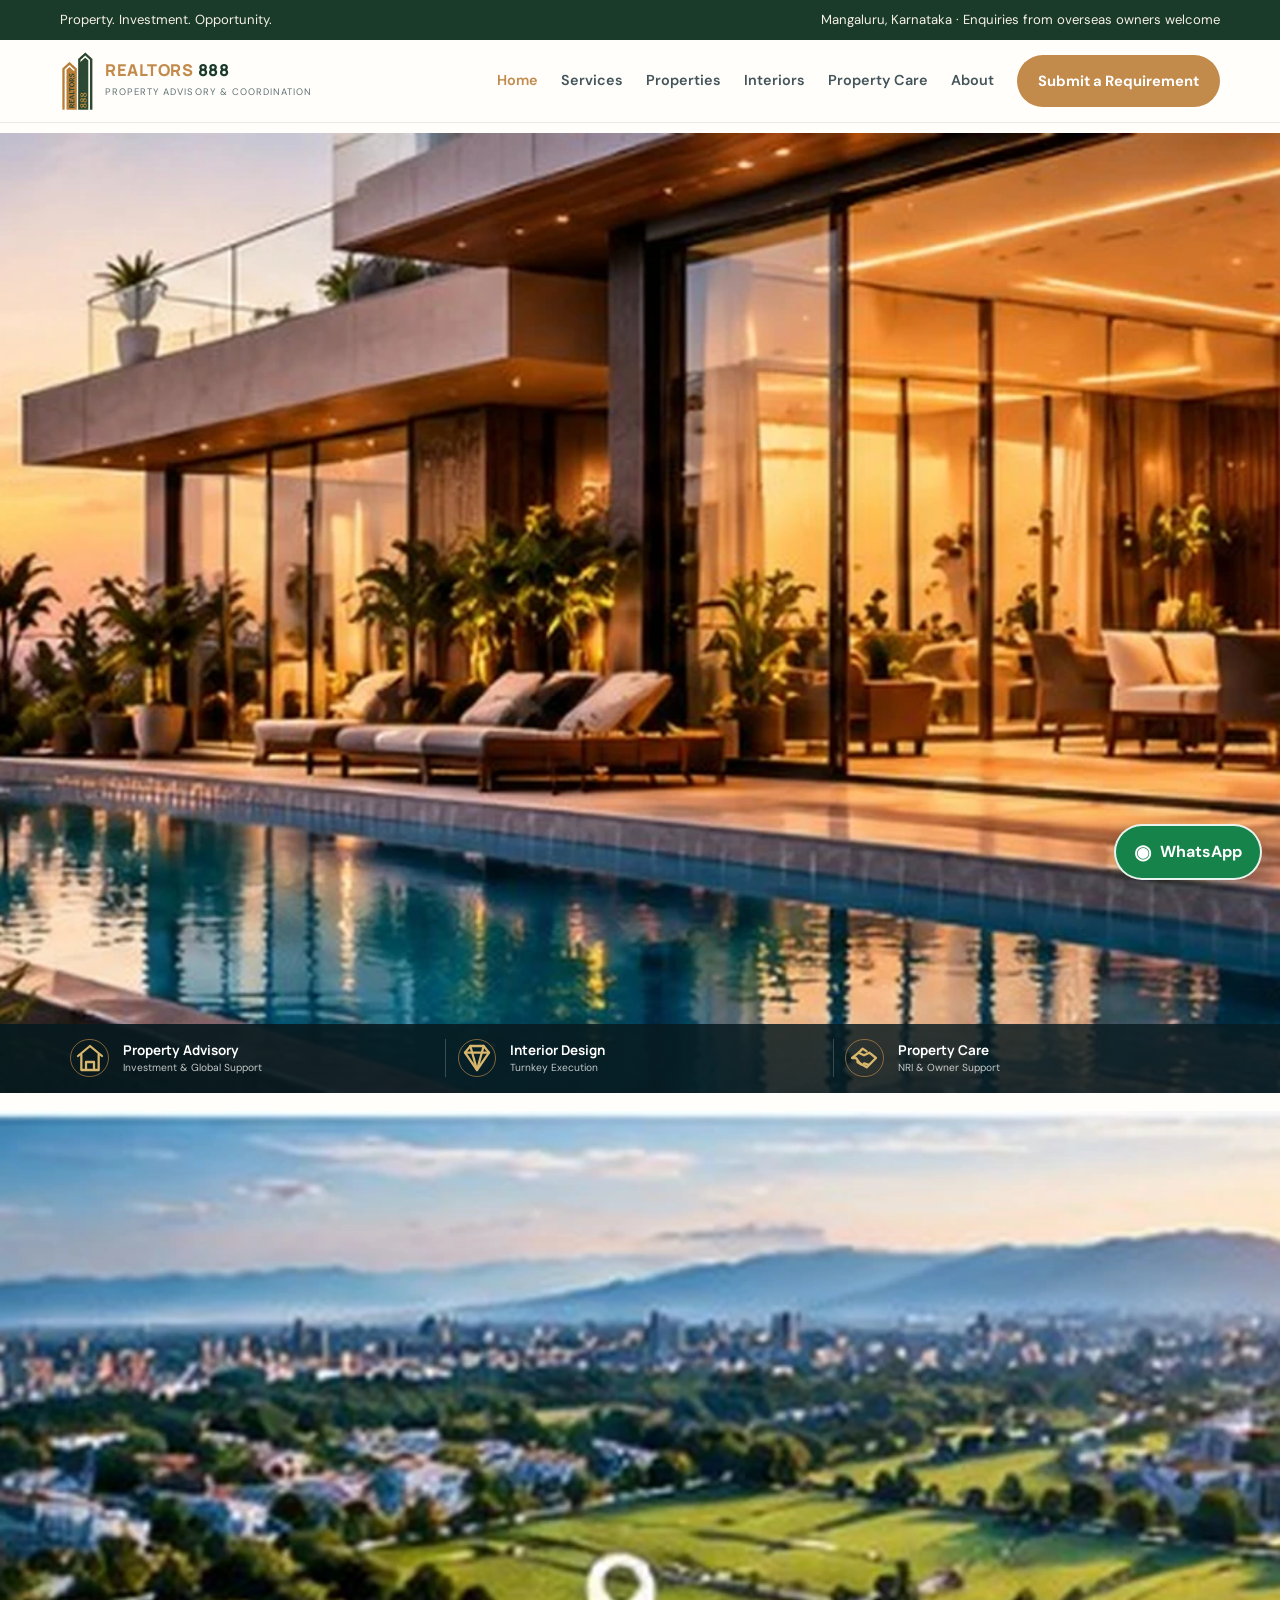
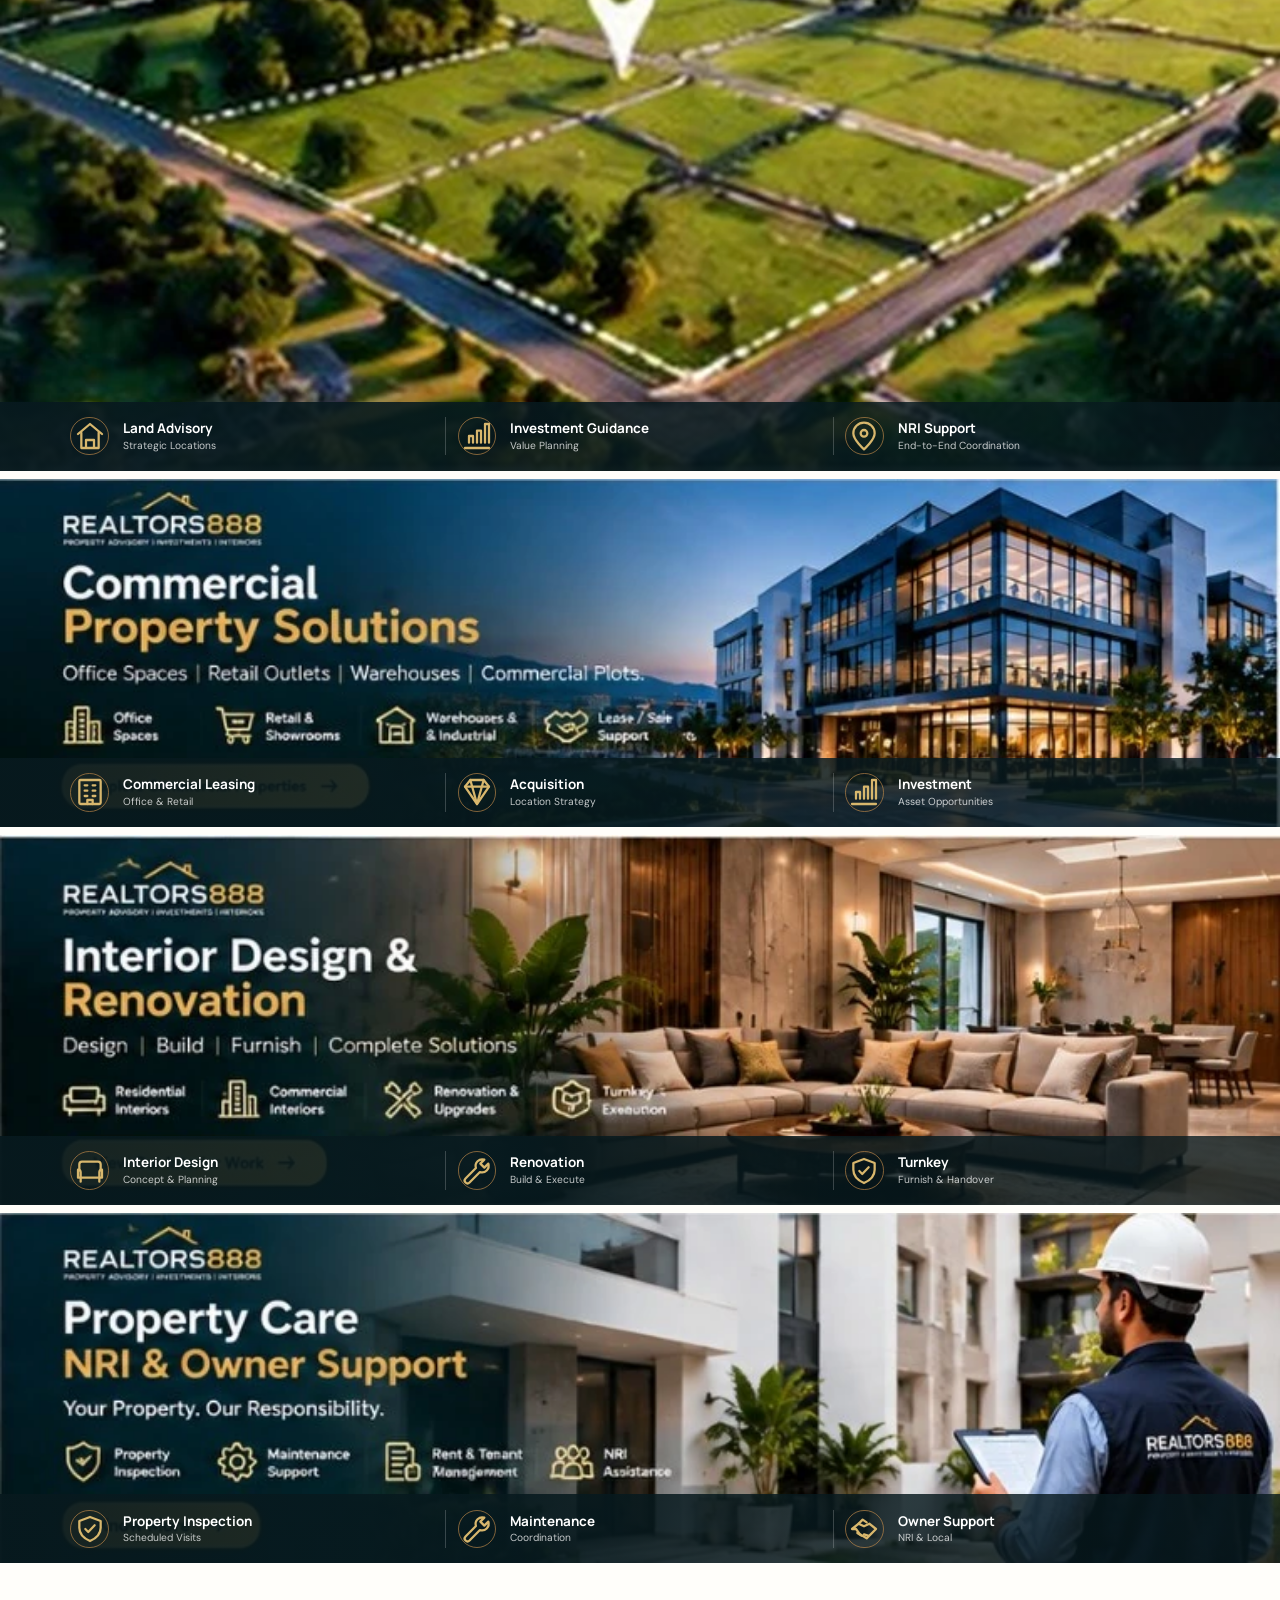
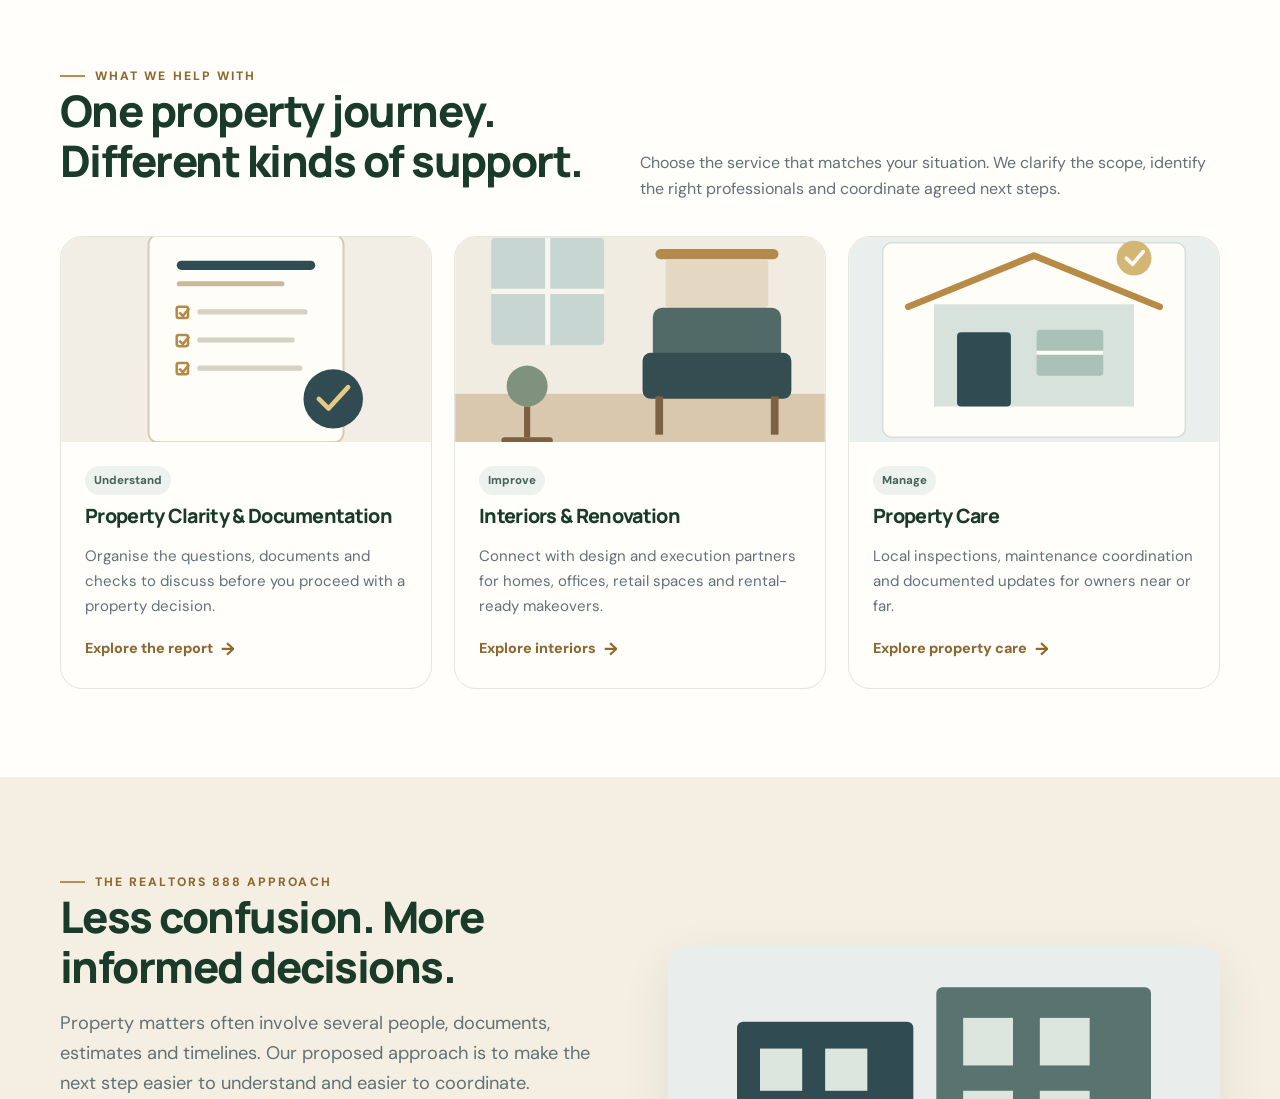
<file: index.html>
<!doctype html>
<html lang="en"><head><meta charset="utf-8"><meta name="viewport" content="width=device-width, initial-scale=1"><meta name="description" content="Property advisory, documentation coordination, interiors and property care in Mangaluru."><meta name="theme-color" content="#1A3A2A"><link rel="icon" type="image/png" href="favicon.png"><title>Property Advisory & Coordination | REALTORS 888</title><link rel="stylesheet" href="assets/css/style.css"></head><body>
<div class="announcement"><div class="container"><span>Property. Investment. Opportunity.</span><span>Mangaluru, Karnataka · Enquiries from overseas owners welcome</span></div></div>
<header class="site-header"><div class="container header-inner">
<a class="brand" href="index.html" aria-label="REALTORS 888 home"><img class="brand-symbol" src="assets/images/brand/realtors888-symbol.png" alt=""><span class="brand-copy"><span class="brand-name"><span class="brand-realtors">REALTORS</span> <span class="brand-888">888</span></span><span class="brand-sub">Property Advisory & Coordination</span></span></a>
<button class="nav-toggle" type="button" aria-expanded="false" aria-label="Toggle navigation">Menu ☰</button>
<nav class="site-nav" aria-label="Main navigation"><a href="index.html" aria-current="page">Home</a><a href="services.html">Services</a><a href="properties.html">Properties</a><a href="interiors.html">Interiors</a><a href="property-care.html">Property Care</a><a href="about.html">About</a><a href="contact.html" class="btn btn-primary">Submit a Requirement</a></nav>
</div></header>
<main>
<section class="visual-banner visual-banner--home-hero visual-banner--home" aria-label="Find Better Property Opportunities">
<picture class="visual-banner-media"><source media="(max-width: 780px)" srcset="assets/images/banners/home-hero-mobile.webp"><img src="assets/images/banners/home-hero-desktop.webp" alt="REALTORS888 property opportunities and luxury home by the coast" fetchpriority="high"></picture>
<div class="visual-banner-copy"><span class="visual-banner-brand">REALTORS<span>888</span></span><h1>Find Better <span>Property Opportunities</span></h1><p>Residential&nbsp; | &nbsp;Commercial&nbsp; | &nbsp;Land&nbsp; | &nbsp;Interiors&nbsp; | &nbsp;Property Care</p><div class="visual-banner-actions"><a class="btn btn-primary" href="properties.html">Explore Properties <span aria-hidden="true">→</span></a><a class="btn btn-outline" href="contact.html">Get a Free Consultation</a></div></div>
<div class="visual-banner-features" aria-label="Key service features">
<div class="visual-banner-feature"><span class="visual-banner-feature-icon" aria-hidden="true"><svg viewBox="0 0 24 24" class="banner-icon" aria-hidden="true"><path d="M3 10.5 12 3l9 7.5"/><path d="M5.5 9.5V21h13V9.5M9 21v-6h6v6"/></svg></span><div><strong>Property Advisory</strong><small>Investment & Global Support</small></div></div>
<div class="visual-banner-feature"><span class="visual-banner-feature-icon" aria-hidden="true"><svg viewBox="0 0 24 24" class="banner-icon" aria-hidden="true"><path d="m3 8 4-5h10l4 5-9 13L3 8Z"/><path d="M3 8h18M7 3l5 18 5-18"/></svg></span><div><strong>Interior Design</strong><small>Turnkey Execution</small></div></div>
<div class="visual-banner-feature"><span class="visual-banner-feature-icon" aria-hidden="true"><svg viewBox="0 0 24 24" class="banner-icon" aria-hidden="true"><path d="M3 12 8 8l4 2 4-2 5 4-7 7-5-3-3-4Z"/><path d="m8 8 3-3 3 2m-7 8 3 2m2-1 3 1"/></svg></span><div><strong>Property Care</strong><small>NRI & Owner Support</small></div></div>
</div>
</section>
<section class="visual-banner-stack" aria-label="REALTORS888 services">
<section class="visual-banner visual-banner--land-investment" aria-label="Land & Investment">
  <picture class="visual-banner-media">
    <source media="(max-width: 780px)" srcset="assets/images/banners/land-investment-mobile.webp">
    <img src="assets/images/banners/land-investment-desktop.webp" alt="Aerial view of plotted land and green investment sites" loading="lazy">
  </picture>
  <div class="visual-banner-copy"><span class="visual-banner-brand">REALTORS<span>888</span></span><h2>Land & <span>Investment</span></h2><p>Strategic locations. Higher value. Stronger future.</p><a class="btn btn-primary" href="properties.html">Explore Land Opportunities <span aria-hidden="true">→</span></a></div>
<div class="visual-banner-features" aria-label="Key service features">
<div class="visual-banner-feature"><span class="visual-banner-feature-icon" aria-hidden="true"><svg viewBox="0 0 24 24" class="banner-icon" aria-hidden="true"><path d="M3 10.5 12 3l9 7.5"/><path d="M5.5 9.5V21h13V9.5M9 21v-6h6v6"/></svg></span><div><strong>Land Advisory</strong><small>Strategic Locations</small></div></div>
<div class="visual-banner-feature"><span class="visual-banner-feature-icon" aria-hidden="true"><svg viewBox="0 0 24 24" class="banner-icon" aria-hidden="true"><path d="M3 21h18M6 17v-5h3v5m3 0V8h3v9m3 0V3h3v14"/></svg></span><div><strong>Investment Guidance</strong><small>Value Planning</small></div></div>
<div class="visual-banner-feature"><span class="visual-banner-feature-icon" aria-hidden="true"><svg viewBox="0 0 24 24" class="banner-icon" aria-hidden="true"><path d="M20 10c0 5-8 12-8 12S4 15 4 10a8 8 0 1 1 16 0Z"/><circle cx="12" cy="10" r="2.5"/></svg></span><div><strong>NRI Support</strong><small>End-to-End Coordination</small></div></div>
</div>
</section>
<section class="visual-banner visual-banner--commercial-property" aria-label="Commercial Property Solutions">
  <picture class="visual-banner-media">
    <source media="(max-width: 780px)" srcset="assets/images/banners/commercial-property-mobile.webp">
    <img src="assets/images/banners/commercial-property-desktop.webp" alt="Modern commercial office building at dusk" loading="lazy">
  </picture>
  <div class="visual-banner-copy"><span class="visual-banner-brand">REALTORS<span>888</span></span><h2>Commercial <span>Property Solutions</span></h2><p>Office spaces | Retail outlets | Warehouses | Commercial plots</p><a class="btn btn-primary" href="properties.html">Explore Commercial Properties <span aria-hidden="true">→</span></a></div>
<div class="visual-banner-features" aria-label="Key service features">
<div class="visual-banner-feature"><span class="visual-banner-feature-icon" aria-hidden="true"><svg viewBox="0 0 24 24" class="banner-icon" aria-hidden="true"><rect x="4" y="3" width="16" height="18" rx="1"/><path d="M8 7h2m4 0h2M8 11h2m4 0h2M8 15h2m4 0h2M10 21v-3h4v3"/></svg></span><div><strong>Commercial Leasing</strong><small>Office & Retail</small></div></div>
<div class="visual-banner-feature"><span class="visual-banner-feature-icon" aria-hidden="true"><svg viewBox="0 0 24 24" class="banner-icon" aria-hidden="true"><path d="m3 8 4-5h10l4 5-9 13L3 8Z"/><path d="M3 8h18M7 3l5 18 5-18"/></svg></span><div><strong>Acquisition</strong><small>Location Strategy</small></div></div>
<div class="visual-banner-feature"><span class="visual-banner-feature-icon" aria-hidden="true"><svg viewBox="0 0 24 24" class="banner-icon" aria-hidden="true"><path d="M3 21h18M6 17v-5h3v5m3 0V8h3v9m3 0V3h3v14"/></svg></span><div><strong>Investment</strong><small>Asset Opportunities</small></div></div>
</div>
</section>
<section class="visual-banner visual-banner--interior-renovation" aria-label="Interior Design & Renovation">
  <picture class="visual-banner-media">
    <source media="(max-width: 780px)" srcset="assets/images/banners/interior-renovation-mobile.webp">
    <img src="assets/images/banners/interior-renovation-desktop.webp" alt="Contemporary living room interior design" loading="lazy">
  </picture>
  <div class="visual-banner-copy"><span class="visual-banner-brand">REALTORS<span>888</span></span><h2>Interior Design & <span>Renovation</span></h2><p>Design | Build | Furnish | Complete Solutions</p><a class="btn btn-primary" href="interiors.html">View Our Interior Work <span aria-hidden="true">→</span></a></div>
<div class="visual-banner-features" aria-label="Key service features">
<div class="visual-banner-feature"><span class="visual-banner-feature-icon" aria-hidden="true"><svg viewBox="0 0 24 24" class="banner-icon" aria-hidden="true"><path d="M4 11V7a2 2 0 0 1 2-2h12a2 2 0 0 1 2 2v4"/><path d="M3 11a2 2 0 0 1 2 2v4h14v-4a2 2 0 0 1 2-2v6H3v-6Z"/><path d="M5 17v3m14-3v3"/></svg></span><div><strong>Interior Design</strong><small>Concept & Planning</small></div></div>
<div class="visual-banner-feature"><span class="visual-banner-feature-icon" aria-hidden="true"><svg viewBox="0 0 24 24" class="banner-icon" aria-hidden="true"><path d="m14.5 6.5 3-3a5 5 0 0 0-6.3 6.3l-7.8 7.8a2.1 2.1 0 0 0 3 3l7.8-7.8a5 5 0 0 0 6.3-6.3l-3 3-3-3Z"/></svg></span><div><strong>Renovation</strong><small>Build & Execute</small></div></div>
<div class="visual-banner-feature"><span class="visual-banner-feature-icon" aria-hidden="true"><svg viewBox="0 0 24 24" class="banner-icon" aria-hidden="true"><path d="M12 3 20 6v5c0 5-3.5 8-8 10-4.5-2-8-5-8-10V6l8-3Z"/><path d="m8.5 12 2.2 2.2 4.8-5"/></svg></span><div><strong>Turnkey</strong><small>Furnish & Handover</small></div></div>
</div>
</section>
<section class="visual-banner visual-banner--property-care" aria-label="Property Care — NRI & Owner Support">
  <picture class="visual-banner-media">
    <source media="(max-width: 780px)" srcset="assets/images/banners/property-care-mobile.webp">
    <img src="assets/images/banners/property-care-desktop.webp" alt="Property inspection and maintenance support" loading="lazy">
  </picture>
  <div class="visual-banner-copy"><span class="visual-banner-brand">REALTORS<span>888</span></span><h2>Property Care — <span>NRI & Owner Support</span></h2><p>Your property. Our responsibility.</p><a class="btn btn-primary" href="property-care.html">Know More <span aria-hidden="true">→</span></a></div>
<div class="visual-banner-features" aria-label="Key service features">
<div class="visual-banner-feature"><span class="visual-banner-feature-icon" aria-hidden="true"><svg viewBox="0 0 24 24" class="banner-icon" aria-hidden="true"><path d="M12 3 20 6v5c0 5-3.5 8-8 10-4.5-2-8-5-8-10V6l8-3Z"/><path d="m8.5 12 2.2 2.2 4.8-5"/></svg></span><div><strong>Property Inspection</strong><small>Scheduled Visits</small></div></div>
<div class="visual-banner-feature"><span class="visual-banner-feature-icon" aria-hidden="true"><svg viewBox="0 0 24 24" class="banner-icon" aria-hidden="true"><path d="m14.5 6.5 3-3a5 5 0 0 0-6.3 6.3l-7.8 7.8a2.1 2.1 0 0 0 3 3l7.8-7.8a5 5 0 0 0 6.3-6.3l-3 3-3-3Z"/></svg></span><div><strong>Maintenance</strong><small>Coordination</small></div></div>
<div class="visual-banner-feature"><span class="visual-banner-feature-icon" aria-hidden="true"><svg viewBox="0 0 24 24" class="banner-icon" aria-hidden="true"><path d="M3 12 8 8l4 2 4-2 5 4-7 7-5-3-3-4Z"/><path d="m8 8 3-3 3 2m-7 8 3 2m2-1 3 1"/></svg></span><div><strong>Owner Support</strong><small>NRI & Local</small></div></div>
</div>
</section>
</section>
<section class="section"><div class="container"><div class="section-head"><div><span class="eyebrow">What we help with</span><h2>One property journey.<br>Different kinds of support.</h2></div><p>Choose the service that matches your situation. We clarify the scope, identify the right professionals and coordinate agreed next steps.</p></div><div class="tiles">
<article class="tile"><img src="assets/images/clarity-report.svg" alt="Property checklist illustration"><div class="tile-body"><span class="tag">Understand</span><h3>Property Clarity & Documentation</h3><p>Organise the questions, documents and checks to discuss before you proceed with a property decision.</p><a class="text-link" href="property-clarity.html">Explore the report</a></div></article>
<article class="tile"><img src="assets/images/interiors.svg" alt="Interior design illustration"><div class="tile-body"><span class="tag">Improve</span><h3>Interiors & Renovation</h3><p>Connect with design and execution partners for homes, offices, retail spaces and rental-ready makeovers.</p><a class="text-link" href="interiors.html">Explore interiors</a></div></article>
<article class="tile"><img src="assets/images/property-care.svg" alt="Property care illustration"><div class="tile-body"><span class="tag">Manage</span><h3>Property Care</h3><p>Local inspections, maintenance coordination and documented updates for owners near or far.</p><a class="text-link" href="property-care.html">Explore property care</a></div></article>
</div></div></section>
<section class="section" style="background:var(--cream)"><div class="container split"><div><span class="eyebrow">The REALTORS 888 approach</span><h2>Less confusion. More informed decisions.</h2><p class="lead">Property matters often involve several people, documents, estimates and timelines. Our proposed approach is to make the next step easier to understand and easier to coordinate.</p><ul class="feature-list"><li><i class="check">✓</i><span><strong>Written scope:</strong> know what is and isn't included.</span></li><li><i class="check">✓</i><span><strong>Cost clarity:</strong> separate our fees from partner quotations and statutory charges.</span></li><li><i class="check">✓</i><span><strong>Documented updates:</strong> keep important decisions and agreed milestones visible.</span></li><li><i class="check">✓</i><span><strong>Appropriate professionals:</strong> specialist work is referred to suitably qualified partners.</span></li></ul><a class="btn btn-dark" href="about.html">Learn about our approach</a></div><img src="assets/images/commercial.svg" alt="Illustration of commercial property buildings"></div></section>
<section class="section"><div class="container"><div class="banner"><div><span class="eyebrow">Start with your requirement</span><h2>Tell us the property problem you're trying to solve.</h2><p>Buying, selling, documentation, interiors or looking after a property from overseas — tell us what you need and we'll respond about possible next steps.</p></div><a class="btn btn-primary" href="contact.html">Submit a requirement →</a></div></div></section>
</main>
<footer class="site-footer"><div class="container"><div class="footer-grid">
<div class="footer-brand"><a class="brand" href="index.html" aria-label="REALTORS 888 home"><img class="brand-symbol" src="assets/images/brand/realtors888-symbol.png" alt=""><span class="brand-copy"><span class="brand-name"><span class="brand-realtors">REALTORS</span> <span class="brand-888">888</span></span><span class="brand-sub">A property consultancy platform</span></span></a><p>A Mangaluru-focused property advisory and coordination brand connecting customers with relevant property and project professionals.</p><p class="footer-note">By Horizon Realtors & Developers</p></div>
<div><div class="footer-title">Explore</div><div class="footer-links"><a href="services.html">Our Services</a><a href="properties.html">Property Requirements</a><a href="interiors.html">Interiors & Fit-outs</a><a href="property-care.html">Property Care</a></div></div>
<div><div class="footer-title">Useful Pages</div><div class="footer-links"><a href="property-clarity.html">Property Clarity Report</a><a href="about.html">About Us</a><a href="contact.html">Contact</a><a href="privacy.html">Privacy Policy</a><a href="terms.html">Terms of Use</a></div></div>
<div><div class="footer-title">Our approach</div><p>Clear scope. Transparent quotations. Coordinated follow-through.</p><p class="footer-note">Services are subject to availability, written scope and partner confirmation. No government affiliation is implied.</p></div>
</div><div class="footer-bottom"><span>© <span data-year></span> REALTORS 888. All rights reserved.</span><span>Built around clarity, trust and follow-through.</span></div></div></footer><a class="whatsapp-float" href="#" data-whatsapp-link aria-label="Chat with REALTORS 888 on WhatsApp"><span aria-hidden="true">◉</span><span>WhatsApp</span></a>
<script src="assets/js/config.js"></script><script src="assets/js/main.js"></script>
</body></html>
</file>
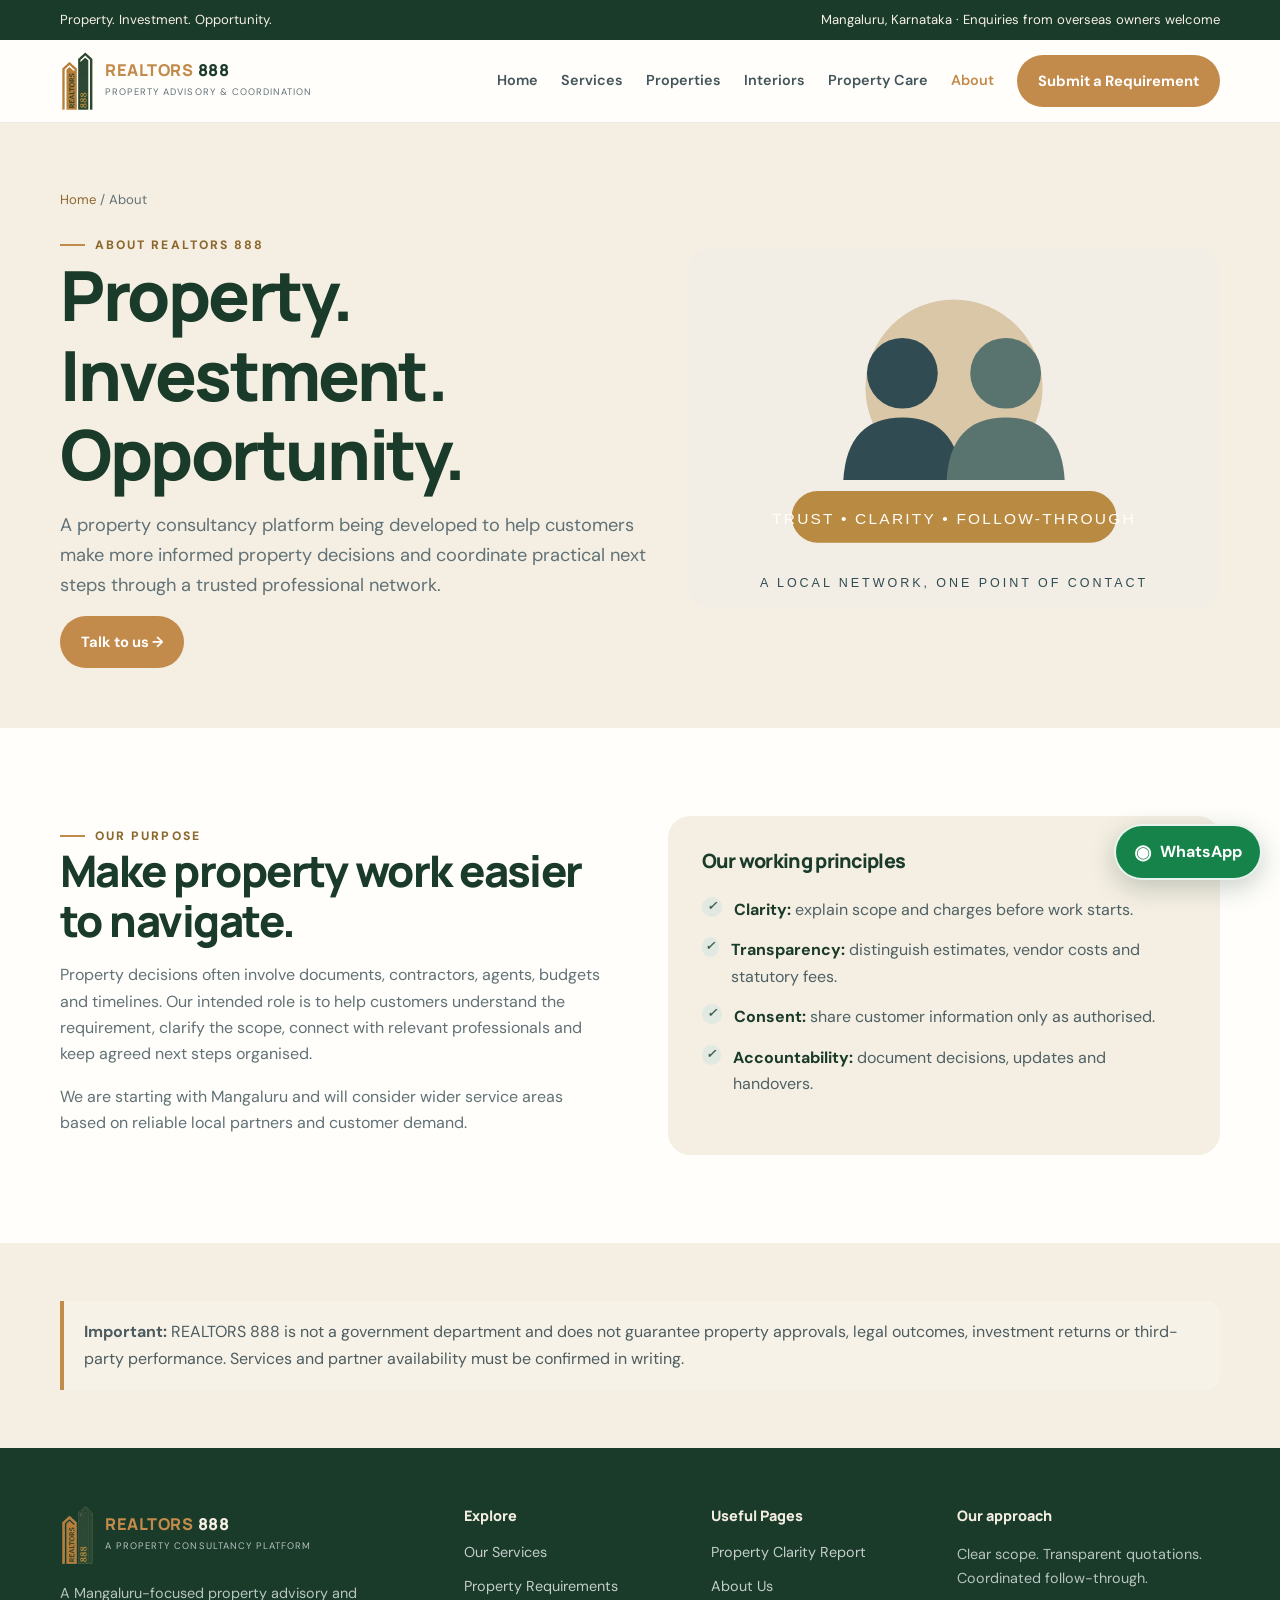
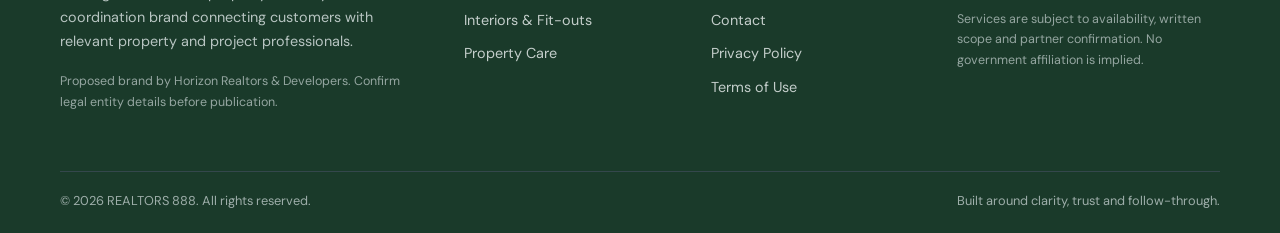
<file: about.html>
<!doctype html>
<html lang="en"><head><meta charset="utf-8"><meta name="viewport" content="width=device-width, initial-scale=1"><meta name="description" content="Learn about the proposed approach and values of REALTORS 888, a property consultancy platform focused on Mangaluru."><meta name="theme-color" content="#1A3A2A"><link rel="icon" type="image/png" href="favicon.png"><title>About REALTORS 888 | REALTORS 888</title><link rel="stylesheet" href="assets/css/style.css"></head><body>
<div class="announcement"><div class="container"><span>Property. Investment. Opportunity.</span><span>Mangaluru, Karnataka · Enquiries from overseas owners welcome</span></div></div>
<header class="site-header"><div class="container header-inner">
<a class="brand" href="index.html" aria-label="REALTORS 888 home"><img class="brand-symbol" src="assets/images/brand/realtors888-symbol.png" alt=""><span class="brand-copy"><span class="brand-name"><span class="brand-realtors">REALTORS</span> <span class="brand-888">888</span></span><span class="brand-sub">Property Advisory & Coordination</span></span></a>
<button class="nav-toggle" type="button" aria-expanded="false" aria-label="Toggle navigation">Menu ☰</button>
<nav class="site-nav" aria-label="Main navigation"><a href="index.html">Home</a><a href="services.html">Services</a><a href="properties.html">Properties</a><a href="interiors.html">Interiors</a><a href="property-care.html">Property Care</a><a href="about.html" aria-current="page">About</a><a href="contact.html" class="btn btn-primary">Submit a Requirement</a></nav>
</div></header>
<main>
<section class="page-hero"><div class="container page-hero-grid"><div><div class="breadcrumbs"><a href="index.html">Home</a> / About</div><span class="eyebrow">About REALTORS 888</span><h1>Property. Investment. Opportunity.</h1><p class="lead">A property consultancy platform being developed to help customers make more informed property decisions and coordinate practical next steps through a trusted professional network.</p><a class="btn btn-primary" href="contact.html">Talk to us →</a></div><img src="assets/images/about-team.svg" alt="Illustration representing a local professional partner network"></div></section>
<section class="section"><div class="container split"><div><span class="eyebrow">Our purpose</span><h2>Make property work easier to navigate.</h2><p>Property decisions often involve documents, contractors, agents, budgets and timelines. Our intended role is to help customers understand the requirement, clarify the scope, connect with relevant professionals and keep agreed next steps organised.</p><p>We are starting with Mangaluru and will consider wider service areas based on reliable local partners and customer demand.</p></div><div class="panel"><h3>Our working principles</h3><ul class="feature-list"><li><i class="check">✓</i><span><strong>Clarity:</strong> explain scope and charges before work starts.</span></li><li><i class="check">✓</i><span><strong>Transparency:</strong> distinguish estimates, vendor costs and statutory fees.</span></li><li><i class="check">✓</i><span><strong>Consent:</strong> share customer information only as authorised.</span></li><li><i class="check">✓</i><span><strong>Accountability:</strong> document decisions, updates and handovers.</span></li></ul></div></div></section>
<section class="section-sm" style="background:var(--cream)"><div class="container"><div class="notice"><strong>Important:</strong> REALTORS 888 is not a government department and does not guarantee property approvals, legal outcomes, investment returns or third-party performance. Services and partner availability must be confirmed in writing.</div></div></section>
</main>
<footer class="site-footer"><div class="container"><div class="footer-grid">
<div class="footer-brand"><a class="brand" href="index.html" aria-label="REALTORS 888 home"><img class="brand-symbol" src="assets/images/brand/realtors888-symbol.png" alt=""><span class="brand-copy"><span class="brand-name"><span class="brand-realtors">REALTORS</span> <span class="brand-888">888</span></span><span class="brand-sub">A property consultancy platform</span></span></a><p>A Mangaluru-focused property advisory and coordination brand connecting customers with relevant property and project professionals.</p><p class="footer-note">Proposed brand by Horizon Realtors & Developers. Confirm legal entity details before publication.</p></div>
<div><div class="footer-title">Explore</div><div class="footer-links"><a href="services.html">Our Services</a><a href="properties.html">Property Requirements</a><a href="interiors.html">Interiors & Fit-outs</a><a href="property-care.html">Property Care</a></div></div>
<div><div class="footer-title">Useful Pages</div><div class="footer-links"><a href="property-clarity.html">Property Clarity Report</a><a href="about.html">About Us</a><a href="contact.html">Contact</a><a href="privacy.html">Privacy Policy</a><a href="terms.html">Terms of Use</a></div></div>
<div><div class="footer-title">Our approach</div><p>Clear scope. Transparent quotations. Coordinated follow-through.</p><p class="footer-note">Services are subject to availability, written scope and partner confirmation. No government affiliation is implied.</p></div>
</div><div class="footer-bottom"><span>© <span data-year></span> REALTORS 888. All rights reserved.</span><span>Built around clarity, trust and follow-through.</span></div></div></footer><a class="whatsapp-float" href="#" data-whatsapp-link aria-label="Chat with REALTORS 888 on WhatsApp"><span aria-hidden="true">◉</span><span>WhatsApp</span></a>
<script src="assets/js/config.js"></script><script src="assets/js/main.js"></script>
</body></html>
</file>
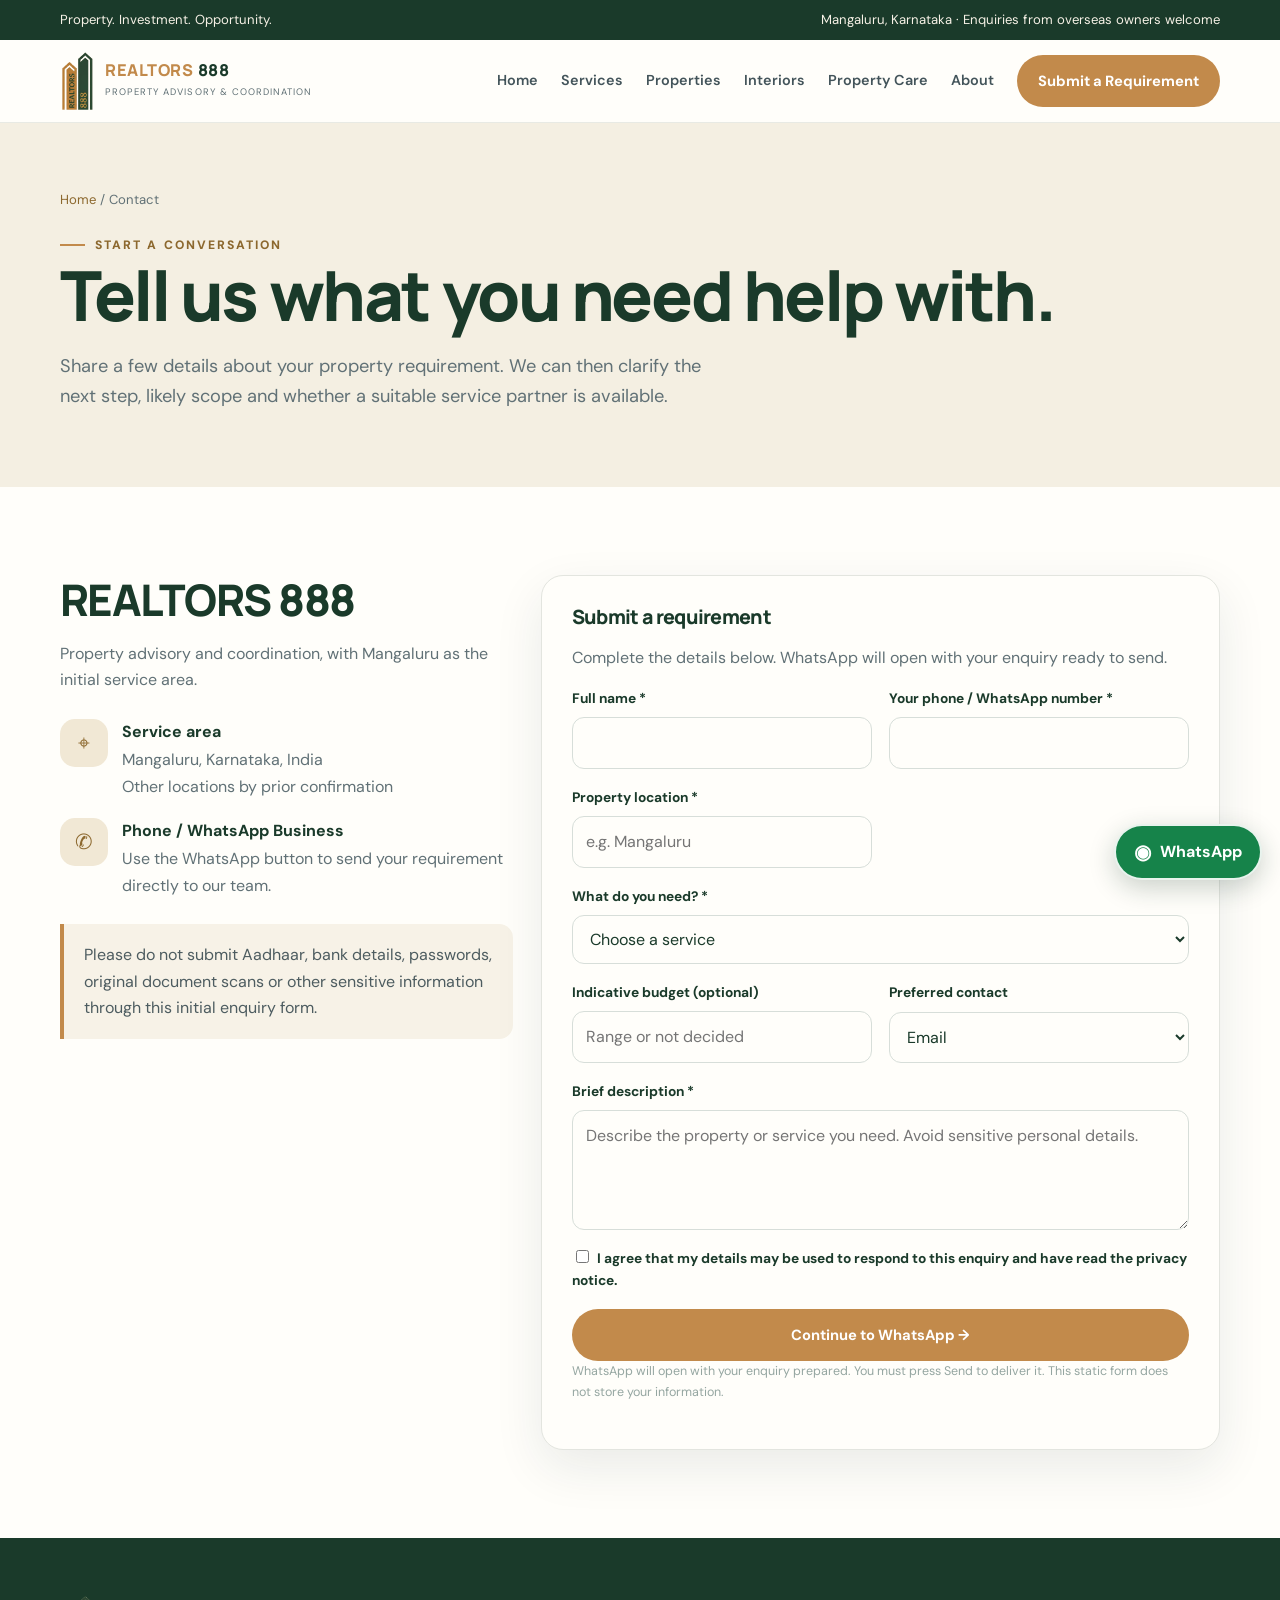
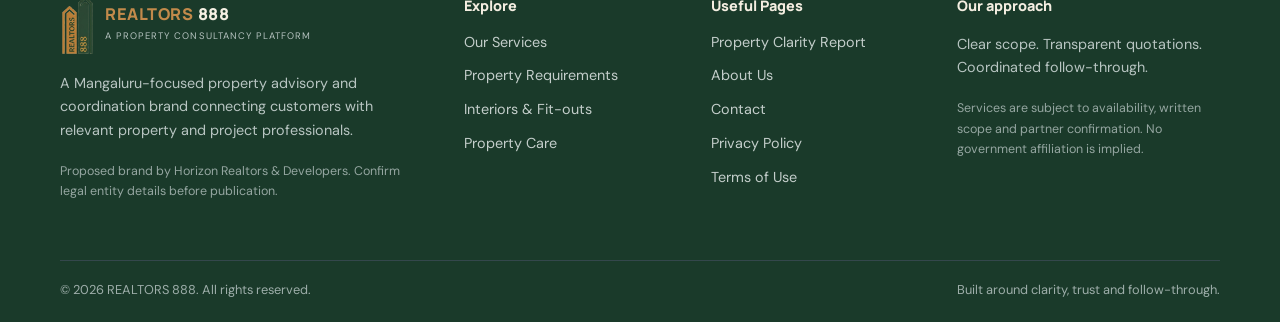
<file: contact.html>
<!doctype html>
<html lang="en"><head><meta charset="utf-8"><meta name="viewport" content="width=device-width, initial-scale=1"><meta name="description" content="Contact REALTORS 888 about property, documentation coordination, interiors, renovation and property care."><meta name="theme-color" content="#1A3A2A"><link rel="icon" type="image/png" href="favicon.png"><title>Contact & Enquiries | REALTORS 888</title><link rel="stylesheet" href="assets/css/style.css"></head><body>
<div class="announcement"><div class="container"><span>Property. Investment. Opportunity.</span><span>Mangaluru, Karnataka · Enquiries from overseas owners welcome</span></div></div>
<header class="site-header"><div class="container header-inner">
<a class="brand" href="index.html" aria-label="REALTORS 888 home"><img class="brand-symbol" src="assets/images/brand/realtors888-symbol.png" alt=""><span class="brand-copy"><span class="brand-name"><span class="brand-realtors">REALTORS</span> <span class="brand-888">888</span></span><span class="brand-sub">Property Advisory & Coordination</span></span></a>
<button class="nav-toggle" type="button" aria-expanded="false" aria-label="Toggle navigation">Menu ☰</button>
<nav class="site-nav" aria-label="Main navigation"><a href="index.html">Home</a><a href="services.html">Services</a><a href="properties.html">Properties</a><a href="interiors.html">Interiors</a><a href="property-care.html">Property Care</a><a href="about.html">About</a><a href="contact.html" class="btn btn-primary">Submit a Requirement</a></nav>
</div></header>
<main>
<section class="page-hero"><div class="container"><div class="breadcrumbs"><a href="index.html">Home</a> / Contact</div><span class="eyebrow">Start a conversation</span><h1>Tell us what you need help with.</h1><p class="lead">Share a few details about your property requirement. We can then clarify the next step, likely scope and whether a suitable service partner is available.</p></div></section>
<section class="section"><div class="container form-layout"><div><h2>REALTORS 888</h2><p>Property advisory and coordination, with Mangaluru as the initial service area.</p><div class="contact-list"><div class="contact-item"><div class="icon-box">⌖</div><div><strong>Service area</strong><p>Mangaluru, Karnataka, India<br>Other locations by prior confirmation</p></div></div><div class="contact-item"><div class="icon-box">✆</div><div><strong>Phone / WhatsApp Business</strong><p>Use the WhatsApp button to send your requirement directly to our team.</p></div></div></div><div class="notice" style="margin-top:25px">Please do not submit Aadhaar, bank details, passwords, original document scans or other sensitive information through this initial enquiry form.</div></div>
<form class="form-card" data-whatsapp-form><h3>Submit a requirement</h3><p>Complete the details below. WhatsApp will open with your enquiry ready to send.</p><div class="form-grid"><div class="field"><label for="name">Full name *</label><input id="name" name="name" autocomplete="name" required></div><div class="field"><label for="phone">Your phone / WhatsApp number *</label><input id="phone" name="phone" type="tel" autocomplete="tel" required></div><div class="field"><label for="location">Property location *</label><input id="location" name="location" placeholder="e.g. Mangaluru" required></div><div class="field full"><label for="service">What do you need? *</label><select id="service" name="service" required><option value="">Choose a service</option><option>Buy / Sell / Rent / Lease</option><option>Property Clarity / Documentation Coordination</option><option>Interiors / Renovation</option><option>Property Care / NRI Owner Support</option><option>Commercial Property</option><option>Other</option></select></div><div class="field"><label for="budget">Indicative budget (optional)</label><input id="budget" name="budget" placeholder="Range or not decided"></div><div class="field"><label for="contact-method">Preferred contact</label><select id="contact-method" name="contact-method"><option>Email</option><option>Phone</option><option>WhatsApp</option></select></div><div class="field full"><label for="message">Brief description *</label><textarea id="message" name="message" required placeholder="Describe the property or service you need. Avoid sensitive personal details."></textarea></div><div class="field full"><label><input type="checkbox" required style="width:auto;margin-right:8px">I agree that my details may be used to respond to this enquiry and have read the privacy notice.</label></div><div class="field full"><button class="btn btn-primary" type="submit">Continue to WhatsApp →</button><div class="form-status" role="status" aria-live="polite"></div></div></div><p class="footer-note">WhatsApp will open with your enquiry prepared. You must press Send to deliver it. This static form does not store your information.</p></form></div></section>
</main>
<footer class="site-footer"><div class="container"><div class="footer-grid">
<div class="footer-brand"><a class="brand" href="index.html" aria-label="REALTORS 888 home"><img class="brand-symbol" src="assets/images/brand/realtors888-symbol.png" alt=""><span class="brand-copy"><span class="brand-name"><span class="brand-realtors">REALTORS</span> <span class="brand-888">888</span></span><span class="brand-sub">A property consultancy platform</span></span></a><p>A Mangaluru-focused property advisory and coordination brand connecting customers with relevant property and project professionals.</p><p class="footer-note">Proposed brand by Horizon Realtors & Developers. Confirm legal entity details before publication.</p></div>
<div><div class="footer-title">Explore</div><div class="footer-links"><a href="services.html">Our Services</a><a href="properties.html">Property Requirements</a><a href="interiors.html">Interiors & Fit-outs</a><a href="property-care.html">Property Care</a></div></div>
<div><div class="footer-title">Useful Pages</div><div class="footer-links"><a href="property-clarity.html">Property Clarity Report</a><a href="about.html">About Us</a><a href="contact.html">Contact</a><a href="privacy.html">Privacy Policy</a><a href="terms.html">Terms of Use</a></div></div>
<div><div class="footer-title">Our approach</div><p>Clear scope. Transparent quotations. Coordinated follow-through.</p><p class="footer-note">Services are subject to availability, written scope and partner confirmation. No government affiliation is implied.</p></div>
</div><div class="footer-bottom"><span>© <span data-year></span> REALTORS 888. All rights reserved.</span><span>Built around clarity, trust and follow-through.</span></div></div></footer><a class="whatsapp-float" href="#" data-whatsapp-link aria-label="Chat with REALTORS 888 on WhatsApp"><span aria-hidden="true">◉</span><span>WhatsApp</span></a>
<script src="assets/js/config.js"></script><script src="assets/js/main.js"></script>
</body></html>
</file>
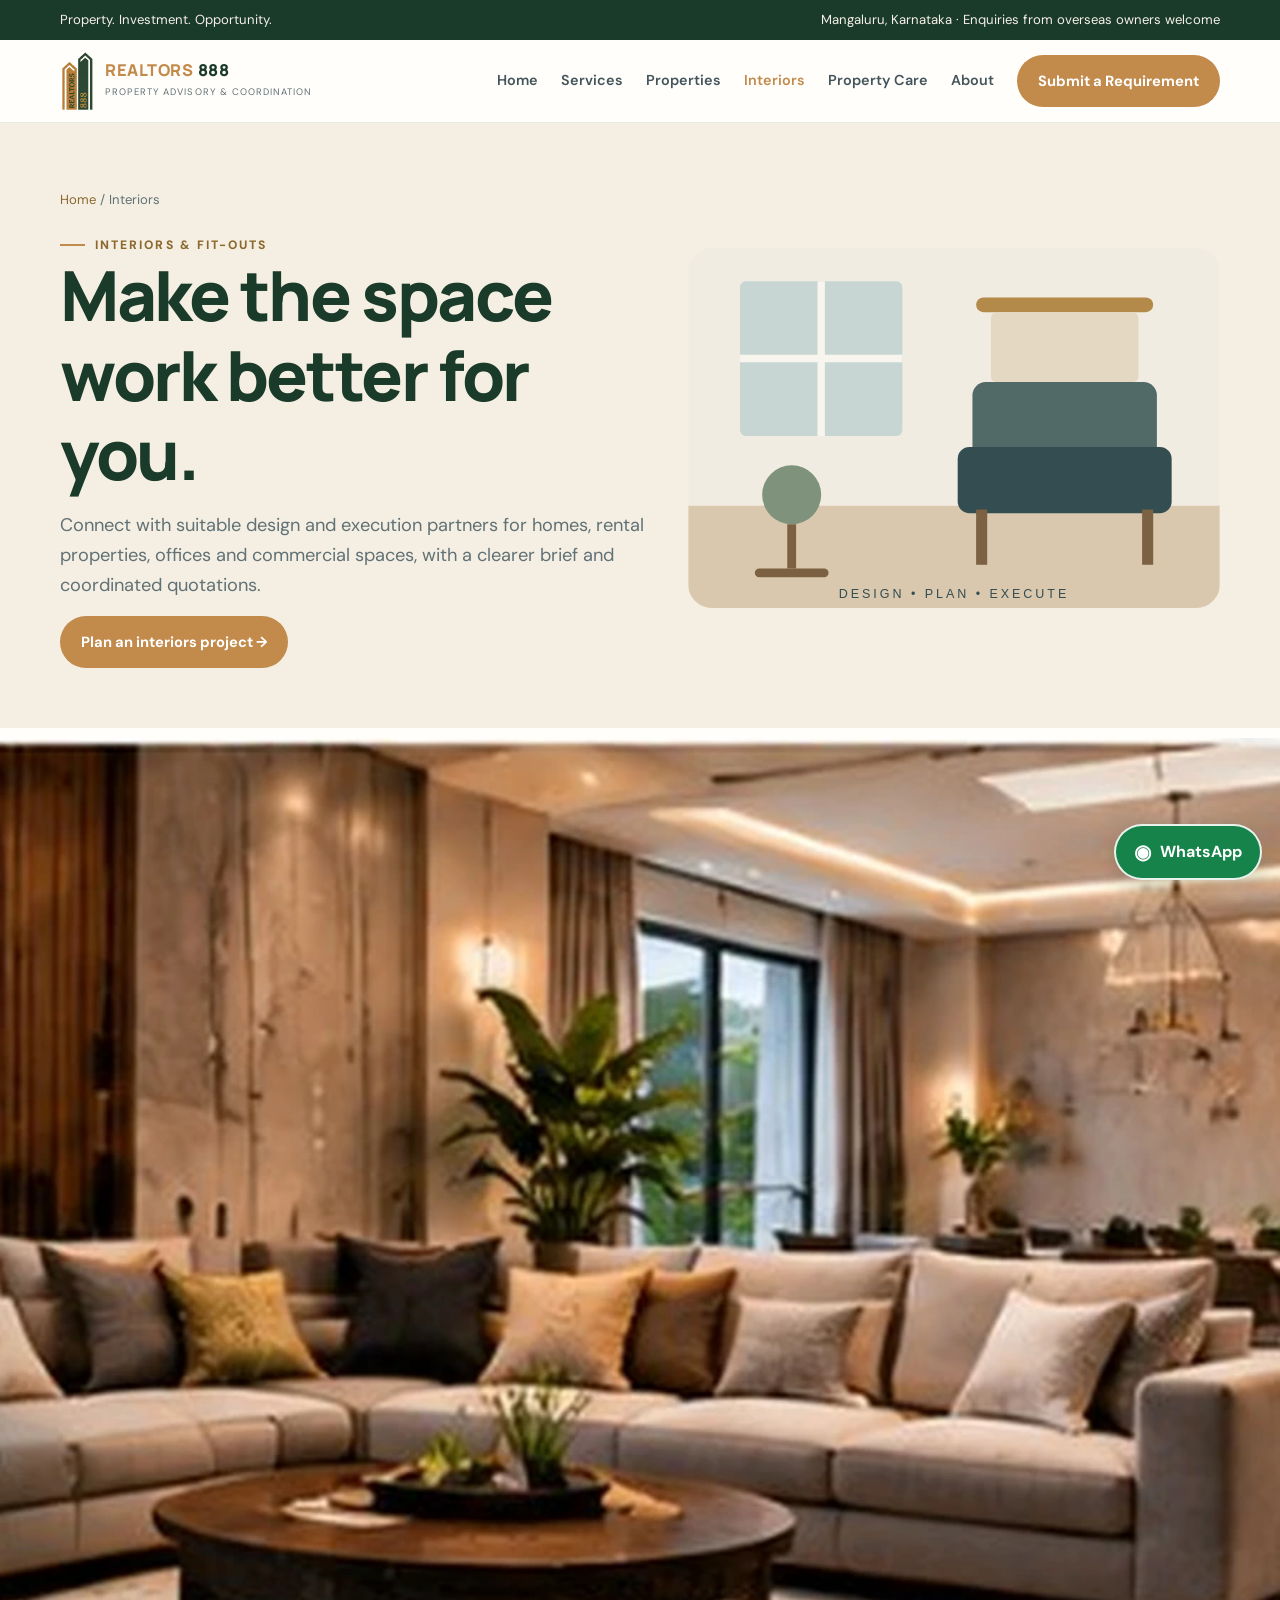
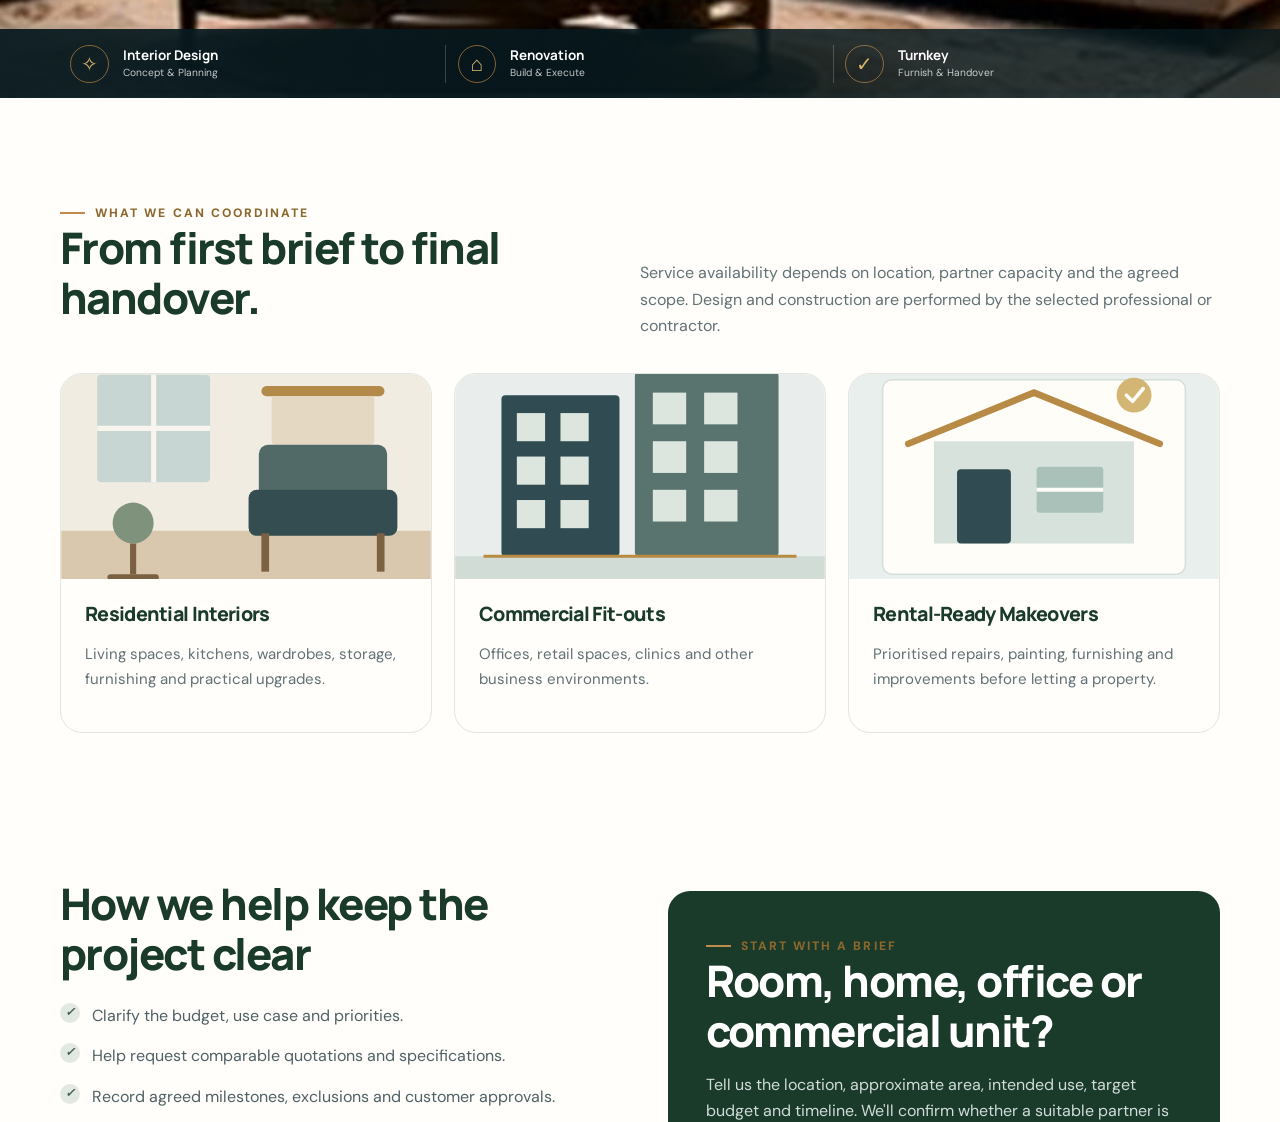
<file: interiors.html>
<!doctype html>
<html lang="en"><head><meta charset="utf-8"><meta name="viewport" content="width=device-width, initial-scale=1"><meta name="description" content="Residential interiors, commercial fit-outs and renovation coordination through partner professionals."><meta name="theme-color" content="#1A3A2A"><link rel="icon" type="image/png" href="favicon.png"><title>Interiors & Renovation | REALTORS 888</title><link rel="stylesheet" href="assets/css/style.css"></head><body>
<div class="announcement"><div class="container"><span>Property. Investment. Opportunity.</span><span>Mangaluru, Karnataka · Enquiries from overseas owners welcome</span></div></div>
<header class="site-header"><div class="container header-inner">
<a class="brand" href="index.html" aria-label="REALTORS 888 home"><img class="brand-symbol" src="assets/images/brand/realtors888-symbol.png" alt=""><span class="brand-copy"><span class="brand-name"><span class="brand-realtors">REALTORS</span> <span class="brand-888">888</span></span><span class="brand-sub">Property Advisory & Coordination</span></span></a>
<button class="nav-toggle" type="button" aria-expanded="false" aria-label="Toggle navigation">Menu ☰</button>
<nav class="site-nav" aria-label="Main navigation"><a href="index.html">Home</a><a href="services.html">Services</a><a href="properties.html">Properties</a><a href="interiors.html" aria-current="page">Interiors</a><a href="property-care.html">Property Care</a><a href="about.html">About</a><a href="contact.html" class="btn btn-primary">Submit a Requirement</a></nav>
</div></header>
<main>
<section class="page-hero"><div class="container page-hero-grid"><div><div class="breadcrumbs"><a href="index.html">Home</a> / Interiors</div><span class="eyebrow">Interiors & fit-outs</span><h1>Make the space work better for you.</h1><p class="lead">Connect with suitable design and execution partners for homes, rental properties, offices and commercial spaces, with a clearer brief and coordinated quotations.</p><a class="btn btn-primary" href="contact.html">Plan an interiors project →</a></div><img src="assets/images/interiors.svg" alt="Stylised living room interior illustration"></div></section>
<section class="visual-banner visual-banner--interior-renovation" aria-label="Interior Design & Renovation">
  <picture class="visual-banner-media">
    <source media="(max-width: 780px)" srcset="assets/images/banners/interior-renovation-mobile.webp">
    <img src="assets/images/banners/interior-renovation-desktop.webp" alt="Contemporary living room interior design" loading="lazy">
  </picture>
  <div class="visual-banner-copy"><span class="visual-banner-brand">REALTORS<span>888</span></span><h2>Interior Design & <span>Renovation</span></h2><p>Design | Build | Furnish | Complete Solutions</p><a class="btn btn-primary" href="contact.html">Request an Interior Consultation <span aria-hidden="true">→</span></a></div>
<div class="visual-banner-features" aria-label="Key service features">
<div class="visual-banner-feature"><span class="visual-banner-feature-icon" aria-hidden="true">✧</span><div><strong>Interior Design</strong><small>Concept & Planning</small></div></div>
<div class="visual-banner-feature"><span class="visual-banner-feature-icon" aria-hidden="true">⌂</span><div><strong>Renovation</strong><small>Build & Execute</small></div></div>
<div class="visual-banner-feature"><span class="visual-banner-feature-icon" aria-hidden="true">✓</span><div><strong>Turnkey</strong><small>Furnish & Handover</small></div></div>
</div>
</section>

<section class="section"><div class="container"><div class="section-head"><div><span class="eyebrow">What we can coordinate</span><h2>From first brief to final handover.</h2></div><p>Service availability depends on location, partner capacity and the agreed scope. Design and construction are performed by the selected professional or contractor.</p></div><div class="tiles">
<article class="tile"><img src="assets/images/interiors.svg" alt="Home interior illustration"><div class="tile-body"><h3>Residential Interiors</h3><p>Living spaces, kitchens, wardrobes, storage, furnishing and practical upgrades.</p></div></article>
<article class="tile"><img src="assets/images/commercial.svg" alt="Commercial interior and building illustration"><div class="tile-body"><h3>Commercial Fit-outs</h3><p>Offices, retail spaces, clinics and other business environments.</p></div></article>
<article class="tile"><img src="assets/images/property-care.svg" alt="Rental-ready home illustration"><div class="tile-body"><h3>Rental-Ready Makeovers</h3><p>Prioritised repairs, painting, furnishing and improvements before letting a property.</p></div></article>
</div></div></section>
<section class="section-sm"><div class="container split"><div><h2>How we help keep the project clear</h2><ul class="feature-list"><li><i class="check">✓</i><span>Clarify the budget, use case and priorities.</span></li><li><i class="check">✓</i><span>Help request comparable quotations and specifications.</span></li><li><i class="check">✓</i><span>Record agreed milestones, exclusions and customer approvals.</span></li><li><i class="check">✓</i><span>Coordinate updates with the selected partner.</span></li></ul><p>Payments for materials and execution should follow the written contract with the responsible vendor. Any coordination fee charged by REALTORS 888 will be disclosed separately.</p></div><div class="panel-dark"><span class="eyebrow">Start with a brief</span><h2>Room, home, office or commercial unit?</h2><p>Tell us the location, approximate area, intended use, target budget and timeline. We'll confirm whether a suitable partner is available.</p><a class="btn btn-primary" href="contact.html">Request a discussion →</a></div></div></section>
</main>
<footer class="site-footer"><div class="container"><div class="footer-grid">
<div class="footer-brand"><a class="brand" href="index.html" aria-label="REALTORS 888 home"><img class="brand-symbol" src="assets/images/brand/realtors888-symbol.png" alt=""><span class="brand-copy"><span class="brand-name"><span class="brand-realtors">REALTORS</span> <span class="brand-888">888</span></span><span class="brand-sub">A property consultancy platform</span></span></a><p>A Mangaluru-focused property advisory and coordination brand connecting customers with relevant property and project professionals.</p><p class="footer-note">Proposed brand by Horizon Realtors & Developers. Confirm legal entity details before publication.</p></div>
<div><div class="footer-title">Explore</div><div class="footer-links"><a href="services.html">Our Services</a><a href="properties.html">Property Requirements</a><a href="interiors.html">Interiors & Fit-outs</a><a href="property-care.html">Property Care</a></div></div>
<div><div class="footer-title">Useful Pages</div><div class="footer-links"><a href="property-clarity.html">Property Clarity Report</a><a href="about.html">About Us</a><a href="contact.html">Contact</a><a href="privacy.html">Privacy Policy</a><a href="terms.html">Terms of Use</a></div></div>
<div><div class="footer-title">Our approach</div><p>Clear scope. Transparent quotations. Coordinated follow-through.</p><p class="footer-note">Services are subject to availability, written scope and partner confirmation. No government affiliation is implied.</p></div>
</div><div class="footer-bottom"><span>© <span data-year></span> REALTORS 888. All rights reserved.</span><span>Built around clarity, trust and follow-through.</span></div></div></footer><a class="whatsapp-float" href="#" data-whatsapp-link aria-label="Chat with REALTORS 888 on WhatsApp"><span aria-hidden="true">◉</span><span>WhatsApp</span></a>
<script src="assets/js/config.js"></script><script src="assets/js/main.js"></script>
</body></html>
</file>
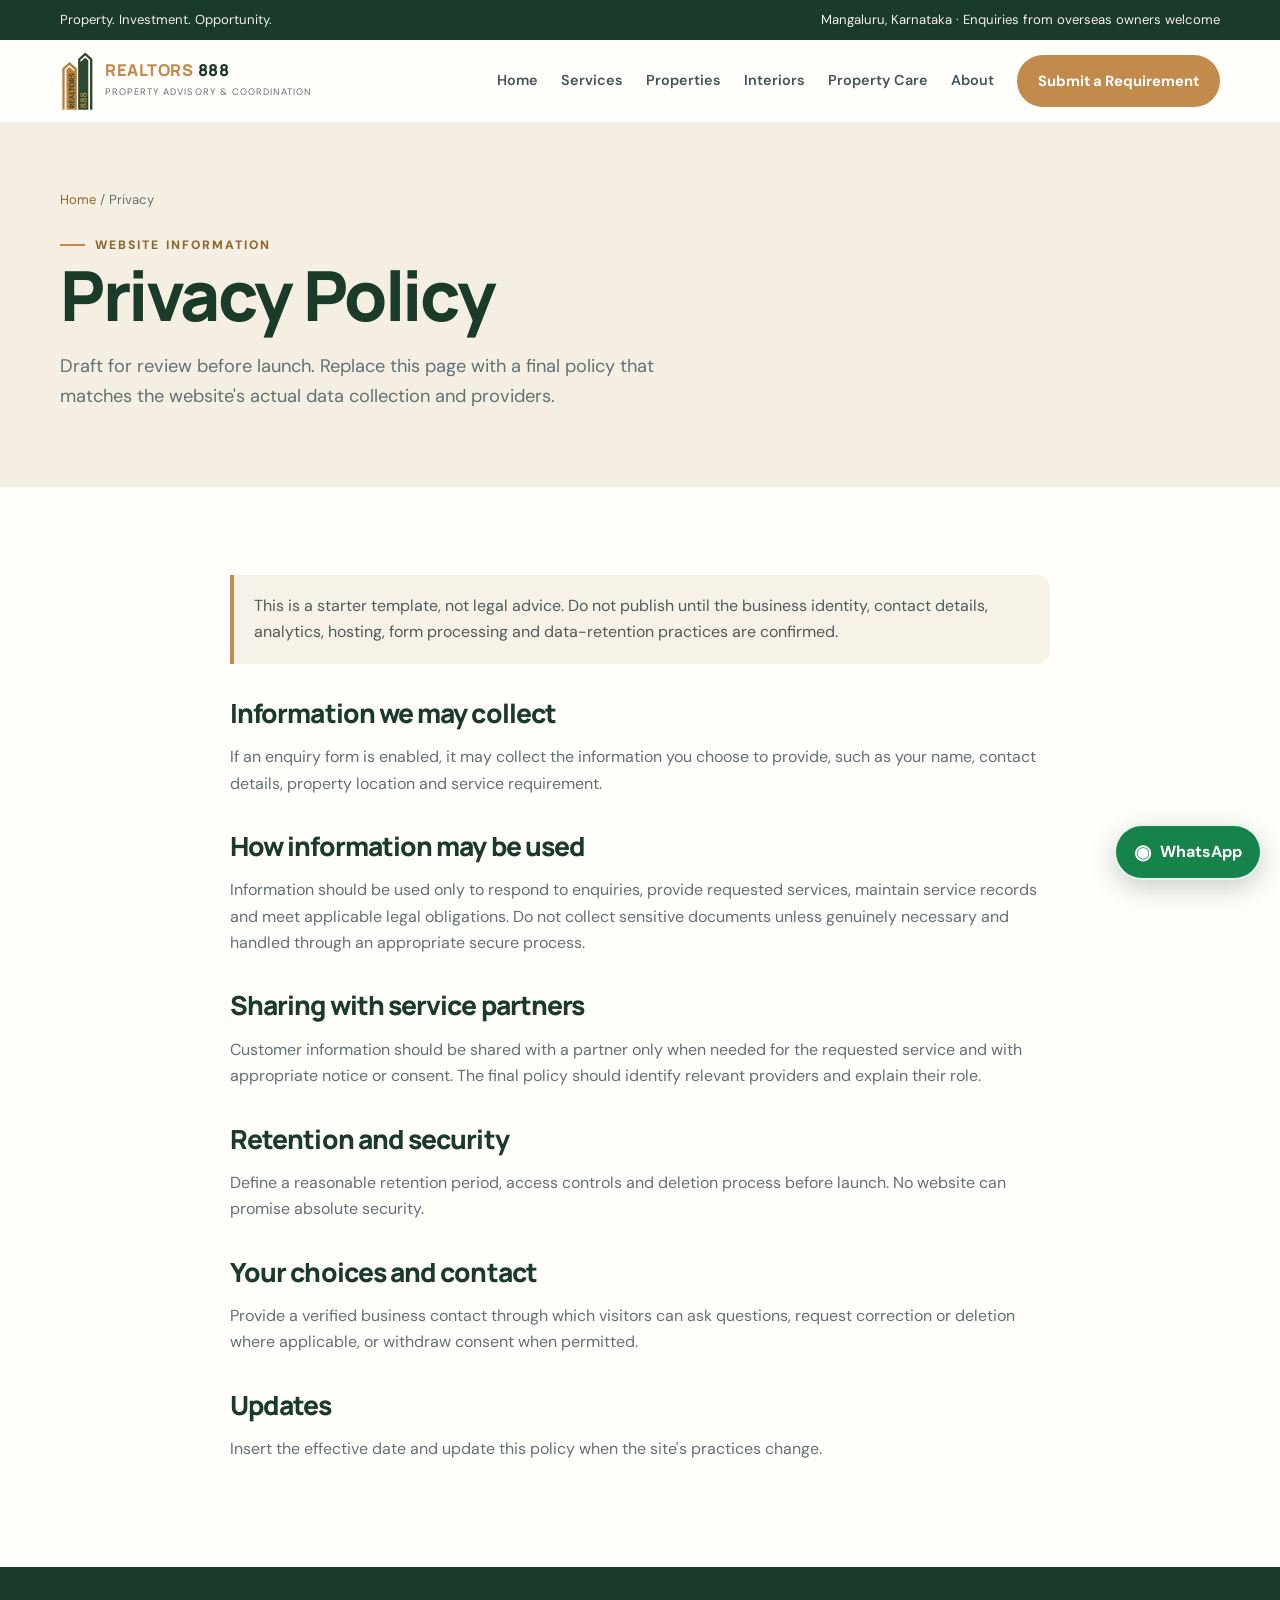
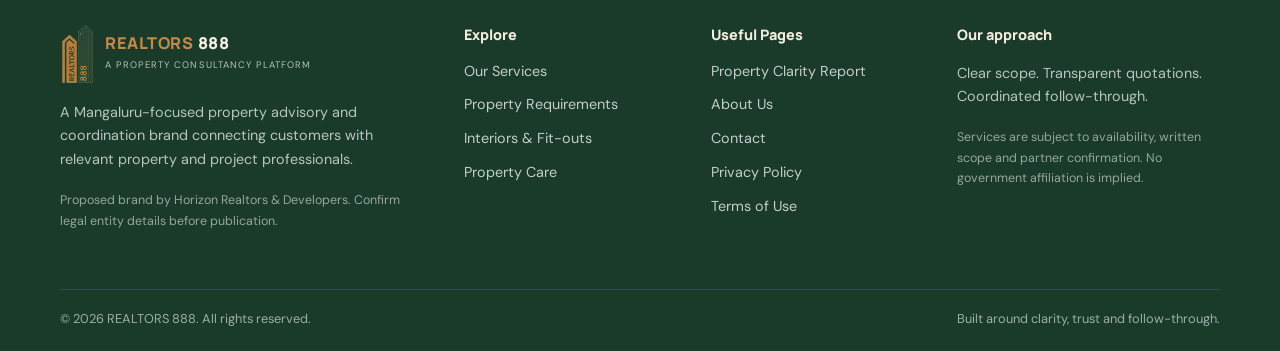
<file: privacy.html>
<!doctype html>
<html lang="en"><head><meta charset="utf-8"><meta name="viewport" content="width=device-width, initial-scale=1"><meta name="description" content="Draft privacy policy for the REALTORS 888 website."><meta name="theme-color" content="#1A3A2A"><link rel="icon" type="image/png" href="favicon.png"><title>Privacy Policy | REALTORS 888</title><link rel="stylesheet" href="assets/css/style.css"></head><body>
<div class="announcement"><div class="container"><span>Property. Investment. Opportunity.</span><span>Mangaluru, Karnataka · Enquiries from overseas owners welcome</span></div></div>
<header class="site-header"><div class="container header-inner">
<a class="brand" href="index.html" aria-label="REALTORS 888 home"><img class="brand-symbol" src="assets/images/brand/realtors888-symbol.png" alt=""><span class="brand-copy"><span class="brand-name"><span class="brand-realtors">REALTORS</span> <span class="brand-888">888</span></span><span class="brand-sub">Property Advisory & Coordination</span></span></a>
<button class="nav-toggle" type="button" aria-expanded="false" aria-label="Toggle navigation">Menu ☰</button>
<nav class="site-nav" aria-label="Main navigation"><a href="index.html">Home</a><a href="services.html">Services</a><a href="properties.html">Properties</a><a href="interiors.html">Interiors</a><a href="property-care.html">Property Care</a><a href="about.html">About</a><a href="contact.html" class="btn btn-primary">Submit a Requirement</a></nav>
</div></header>
<main>
<section class="page-hero"><div class="container"><div class="breadcrumbs"><a href="index.html">Home</a> / Privacy</div><span class="eyebrow">Website information</span><h1>Privacy Policy</h1><p class="lead">Draft for review before launch. Replace this page with a final policy that matches the website's actual data collection and providers.</p></div></section>
<section class="section"><div class="container content-narrow"><div class="notice">This is a starter template, not legal advice. Do not publish until the business identity, contact details, analytics, hosting, form processing and data-retention practices are confirmed.</div><h2>Information we may collect</h2><p>If an enquiry form is enabled, it may collect the information you choose to provide, such as your name, contact details, property location and service requirement.</p><h2>How information may be used</h2><p>Information should be used only to respond to enquiries, provide requested services, maintain service records and meet applicable legal obligations. Do not collect sensitive documents unless genuinely necessary and handled through an appropriate secure process.</p><h2>Sharing with service partners</h2><p>Customer information should be shared with a partner only when needed for the requested service and with appropriate notice or consent. The final policy should identify relevant providers and explain their role.</p><h2>Retention and security</h2><p>Define a reasonable retention period, access controls and deletion process before launch. No website can promise absolute security.</p><h2>Your choices and contact</h2><p>Provide a verified business contact through which visitors can ask questions, request correction or deletion where applicable, or withdraw consent when permitted.</p><h2>Updates</h2><p>Insert the effective date and update this policy when the site's practices change.</p></div></section>
</main>
<footer class="site-footer"><div class="container"><div class="footer-grid">
<div class="footer-brand"><a class="brand" href="index.html" aria-label="REALTORS 888 home"><img class="brand-symbol" src="assets/images/brand/realtors888-symbol.png" alt=""><span class="brand-copy"><span class="brand-name"><span class="brand-realtors">REALTORS</span> <span class="brand-888">888</span></span><span class="brand-sub">A property consultancy platform</span></span></a><p>A Mangaluru-focused property advisory and coordination brand connecting customers with relevant property and project professionals.</p><p class="footer-note">Proposed brand by Horizon Realtors & Developers. Confirm legal entity details before publication.</p></div>
<div><div class="footer-title">Explore</div><div class="footer-links"><a href="services.html">Our Services</a><a href="properties.html">Property Requirements</a><a href="interiors.html">Interiors & Fit-outs</a><a href="property-care.html">Property Care</a></div></div>
<div><div class="footer-title">Useful Pages</div><div class="footer-links"><a href="property-clarity.html">Property Clarity Report</a><a href="about.html">About Us</a><a href="contact.html">Contact</a><a href="privacy.html">Privacy Policy</a><a href="terms.html">Terms of Use</a></div></div>
<div><div class="footer-title">Our approach</div><p>Clear scope. Transparent quotations. Coordinated follow-through.</p><p class="footer-note">Services are subject to availability, written scope and partner confirmation. No government affiliation is implied.</p></div>
</div><div class="footer-bottom"><span>© <span data-year></span> REALTORS 888. All rights reserved.</span><span>Built around clarity, trust and follow-through.</span></div></div></footer><a class="whatsapp-float" href="#" data-whatsapp-link aria-label="Chat with REALTORS 888 on WhatsApp"><span aria-hidden="true">◉</span><span>WhatsApp</span></a>
<script src="assets/js/config.js"></script><script src="assets/js/main.js"></script>
</body></html>
</file>
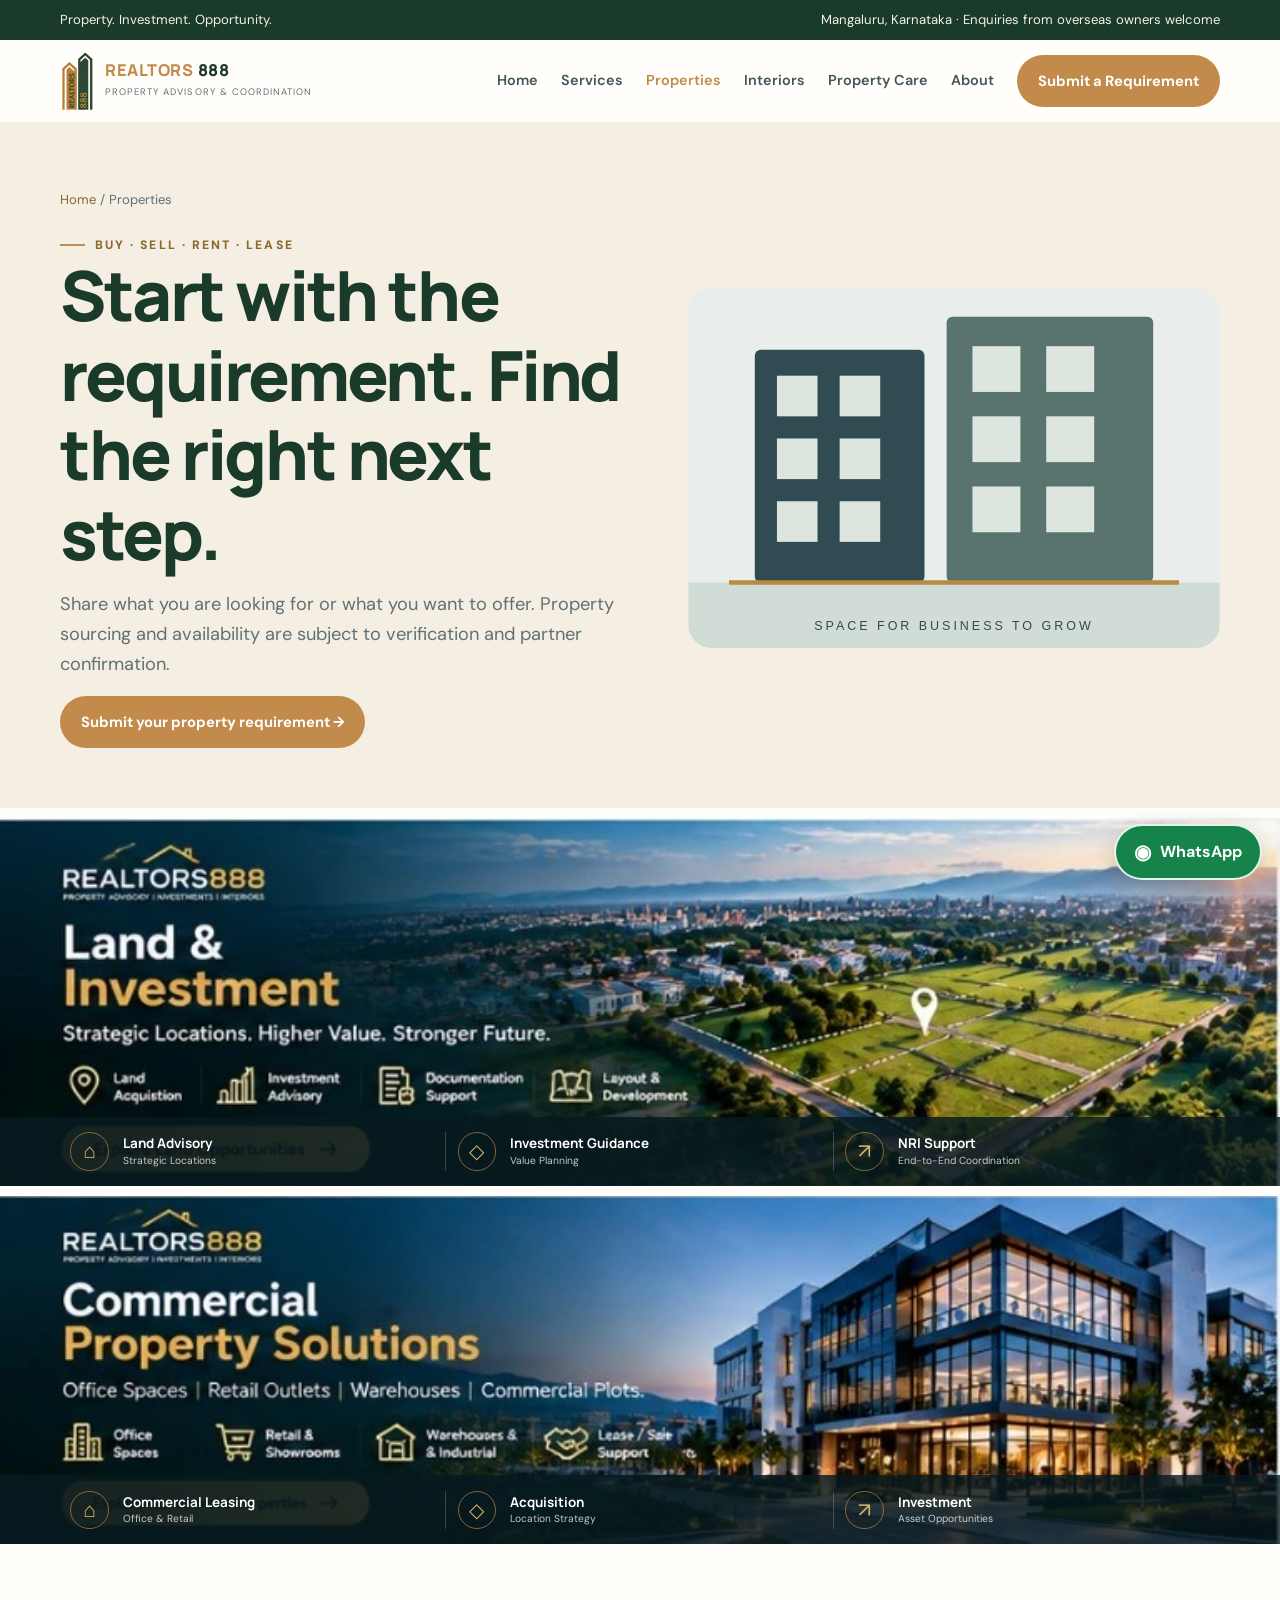
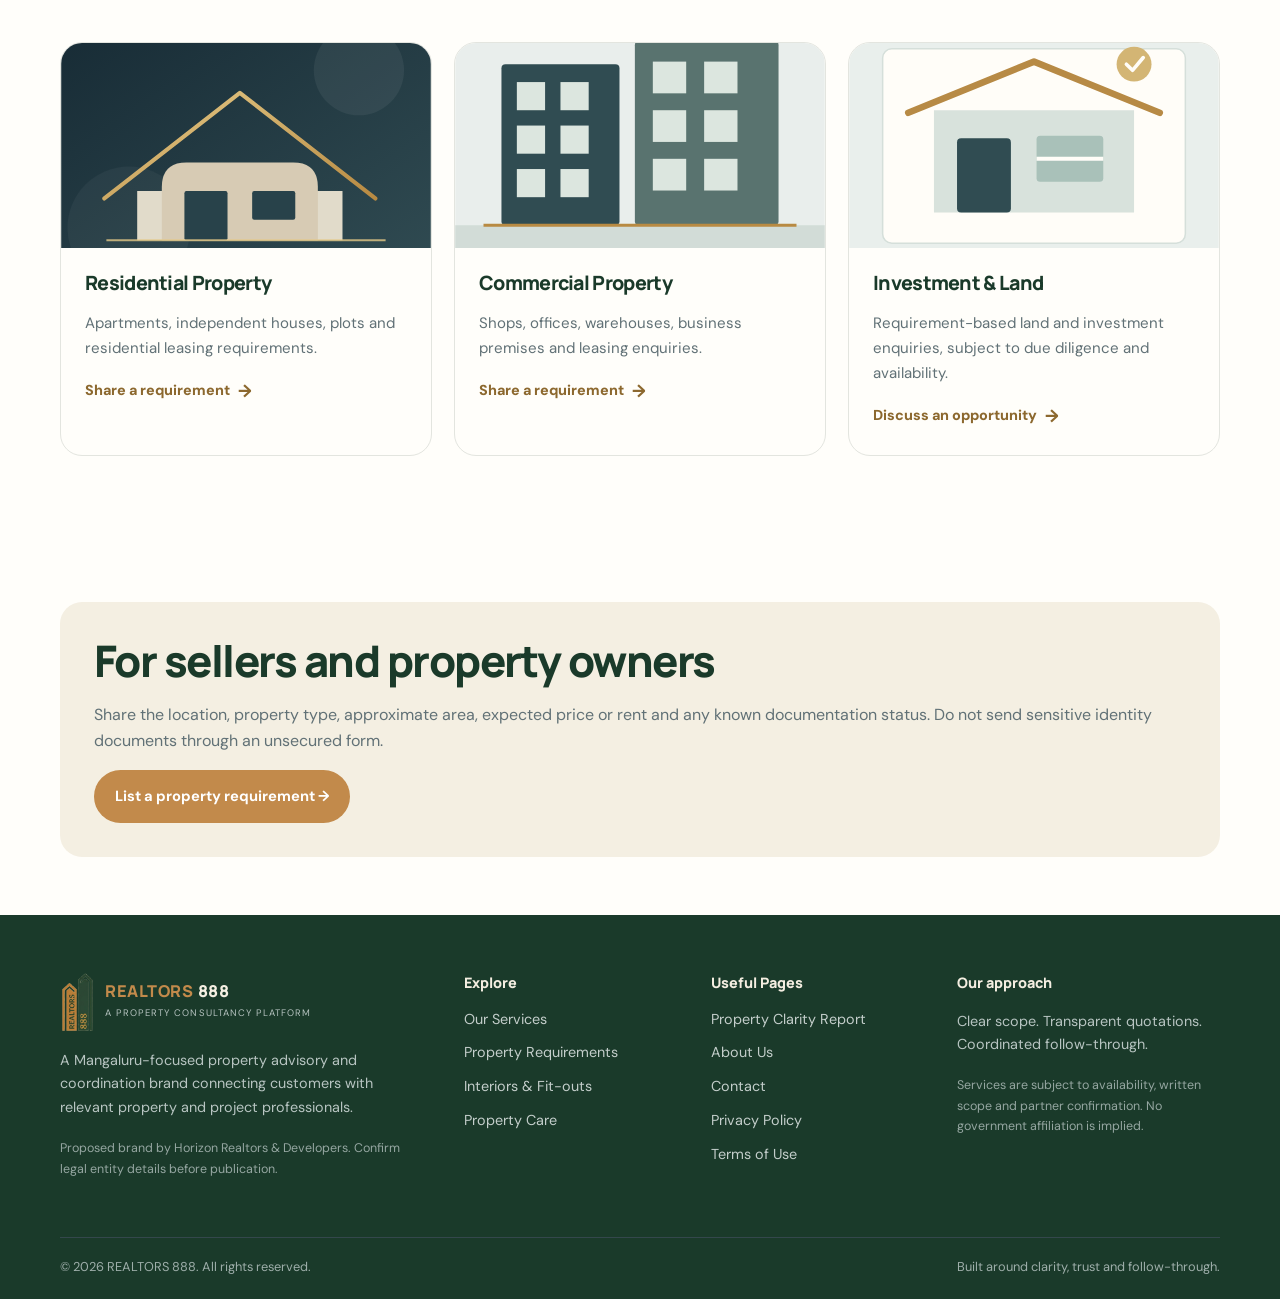
<file: properties.html>
<!doctype html>
<html lang="en"><head><meta charset="utf-8"><meta name="viewport" content="width=device-width, initial-scale=1"><meta name="description" content="Submit a buy, sell, rent, lease, land or commercial property requirement."><meta name="theme-color" content="#1A3A2A"><link rel="icon" type="image/png" href="favicon.png"><title>Property Requirements | REALTORS 888</title><link rel="stylesheet" href="assets/css/style.css"></head><body>
<div class="announcement"><div class="container"><span>Property. Investment. Opportunity.</span><span>Mangaluru, Karnataka · Enquiries from overseas owners welcome</span></div></div>
<header class="site-header"><div class="container header-inner">
<a class="brand" href="index.html" aria-label="REALTORS 888 home"><img class="brand-symbol" src="assets/images/brand/realtors888-symbol.png" alt=""><span class="brand-copy"><span class="brand-name"><span class="brand-realtors">REALTORS</span> <span class="brand-888">888</span></span><span class="brand-sub">Property Advisory & Coordination</span></span></a>
<button class="nav-toggle" type="button" aria-expanded="false" aria-label="Toggle navigation">Menu ☰</button>
<nav class="site-nav" aria-label="Main navigation"><a href="index.html">Home</a><a href="services.html">Services</a><a href="properties.html" aria-current="page">Properties</a><a href="interiors.html">Interiors</a><a href="property-care.html">Property Care</a><a href="about.html">About</a><a href="contact.html" class="btn btn-primary">Submit a Requirement</a></nav>
</div></header>
<main>
<section class="page-hero"><div class="container page-hero-grid"><div><div class="breadcrumbs"><a href="index.html">Home</a> / Properties</div><span class="eyebrow">Buy · Sell · Rent · Lease</span><h1>Start with the requirement. Find the right next step.</h1><p class="lead">Share what you are looking for or what you want to offer. Property sourcing and availability are subject to verification and partner confirmation.</p><a class="btn btn-primary" href="contact.html">Submit your property requirement →</a></div><img src="assets/images/commercial.svg" alt="Residential and commercial property illustration"></div></section>
<section class="visual-banner visual-banner--land-investment" aria-label="Land & Investment">
  <picture class="visual-banner-media">
    <source media="(max-width: 780px)" srcset="assets/images/banners/land-investment-mobile.webp">
    <img src="assets/images/banners/land-investment-desktop.webp" alt="Aerial view of plotted land and green investment sites" loading="lazy">
  </picture>
  <div class="visual-banner-copy"><span class="visual-banner-brand">REALTORS<span>888</span></span><h2>Land & <span>Investment</span></h2><p>Strategic locations. Higher value. Stronger future.</p><a class="btn btn-primary" href="contact.html">Discuss a Land Requirement <span aria-hidden="true">→</span></a></div>
<div class="visual-banner-features" aria-label="Key service features">
<div class="visual-banner-feature"><span class="visual-banner-feature-icon" aria-hidden="true">⌂</span><div><strong>Land Advisory</strong><small>Strategic Locations</small></div></div>
<div class="visual-banner-feature"><span class="visual-banner-feature-icon" aria-hidden="true">◇</span><div><strong>Investment Guidance</strong><small>Value Planning</small></div></div>
<div class="visual-banner-feature"><span class="visual-banner-feature-icon" aria-hidden="true">↗</span><div><strong>NRI Support</strong><small>End-to-End Coordination</small></div></div>
</div>
</section>
<section class="visual-banner visual-banner--commercial-property" aria-label="Commercial Property Solutions">
  <picture class="visual-banner-media">
    <source media="(max-width: 780px)" srcset="assets/images/banners/commercial-property-mobile.webp">
    <img src="assets/images/banners/commercial-property-desktop.webp" alt="Modern commercial office building at dusk" loading="lazy">
  </picture>
  <div class="visual-banner-copy"><span class="visual-banner-brand">REALTORS<span>888</span></span><h2>Commercial <span>Property Solutions</span></h2><p>Office spaces | Retail outlets | Warehouses | Commercial plots</p><a class="btn btn-primary" href="contact.html">Discuss Commercial Space <span aria-hidden="true">→</span></a></div>
<div class="visual-banner-features" aria-label="Key service features">
<div class="visual-banner-feature"><span class="visual-banner-feature-icon" aria-hidden="true">⌂</span><div><strong>Commercial Leasing</strong><small>Office & Retail</small></div></div>
<div class="visual-banner-feature"><span class="visual-banner-feature-icon" aria-hidden="true">◇</span><div><strong>Acquisition</strong><small>Location Strategy</small></div></div>
<div class="visual-banner-feature"><span class="visual-banner-feature-icon" aria-hidden="true">↗</span><div><strong>Investment</strong><small>Asset Opportunities</small></div></div>
</div>
</section>

<section class="section"><div class="container"><div class="tiles">
<article class="tile"><img src="assets/images/hero-property.svg" alt="Residential home illustration"><div class="tile-body"><h3>Residential Property</h3><p>Apartments, independent houses, plots and residential leasing requirements.</p><a class="text-link" href="contact.html">Share a requirement</a></div></article>
<article class="tile"><img src="assets/images/commercial.svg" alt="Commercial property illustration"><div class="tile-body"><h3>Commercial Property</h3><p>Shops, offices, warehouses, business premises and leasing enquiries.</p><a class="text-link" href="contact.html">Share a requirement</a></div></article>
<article class="tile"><img src="assets/images/property-care.svg" alt="Investment property illustration"><div class="tile-body"><h3>Investment & Land</h3><p>Requirement-based land and investment enquiries, subject to due diligence and availability.</p><a class="text-link" href="contact.html">Discuss an opportunity</a></div></article>
</div></div></section>
<section class="section-sm"><div class="container panel"><h2>For sellers and property owners</h2><p>Share the location, property type, approximate area, expected price or rent and any known documentation status. Do not send sensitive identity documents through an unsecured form.</p><a class="btn btn-primary" href="contact.html">List a property requirement →</a></div></section>
</main>
<footer class="site-footer"><div class="container"><div class="footer-grid">
<div class="footer-brand"><a class="brand" href="index.html" aria-label="REALTORS 888 home"><img class="brand-symbol" src="assets/images/brand/realtors888-symbol.png" alt=""><span class="brand-copy"><span class="brand-name"><span class="brand-realtors">REALTORS</span> <span class="brand-888">888</span></span><span class="brand-sub">A property consultancy platform</span></span></a><p>A Mangaluru-focused property advisory and coordination brand connecting customers with relevant property and project professionals.</p><p class="footer-note">Proposed brand by Horizon Realtors & Developers. Confirm legal entity details before publication.</p></div>
<div><div class="footer-title">Explore</div><div class="footer-links"><a href="services.html">Our Services</a><a href="properties.html">Property Requirements</a><a href="interiors.html">Interiors & Fit-outs</a><a href="property-care.html">Property Care</a></div></div>
<div><div class="footer-title">Useful Pages</div><div class="footer-links"><a href="property-clarity.html">Property Clarity Report</a><a href="about.html">About Us</a><a href="contact.html">Contact</a><a href="privacy.html">Privacy Policy</a><a href="terms.html">Terms of Use</a></div></div>
<div><div class="footer-title">Our approach</div><p>Clear scope. Transparent quotations. Coordinated follow-through.</p><p class="footer-note">Services are subject to availability, written scope and partner confirmation. No government affiliation is implied.</p></div>
</div><div class="footer-bottom"><span>© <span data-year></span> REALTORS 888. All rights reserved.</span><span>Built around clarity, trust and follow-through.</span></div></div></footer><a class="whatsapp-float" href="#" data-whatsapp-link aria-label="Chat with REALTORS 888 on WhatsApp"><span aria-hidden="true">◉</span><span>WhatsApp</span></a>
<script src="assets/js/config.js"></script><script src="assets/js/main.js"></script>
</body></html>
</file>
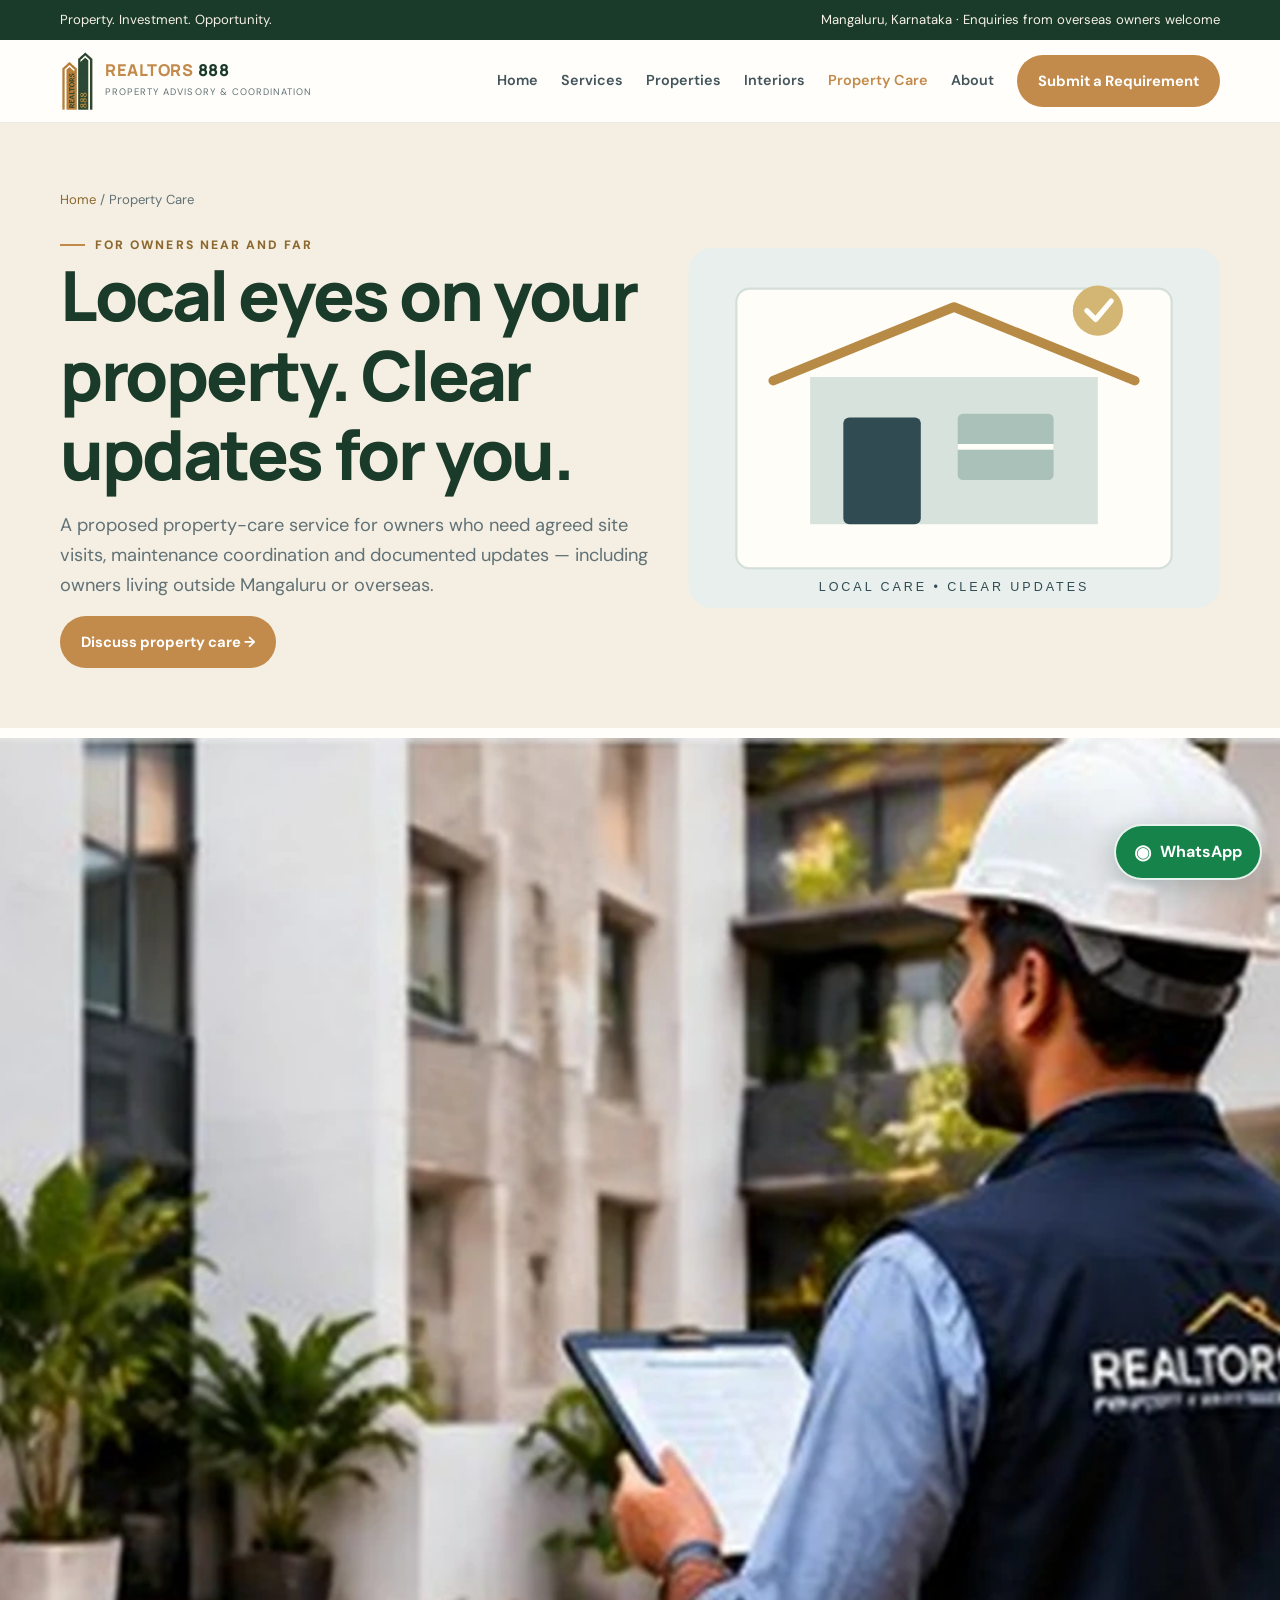
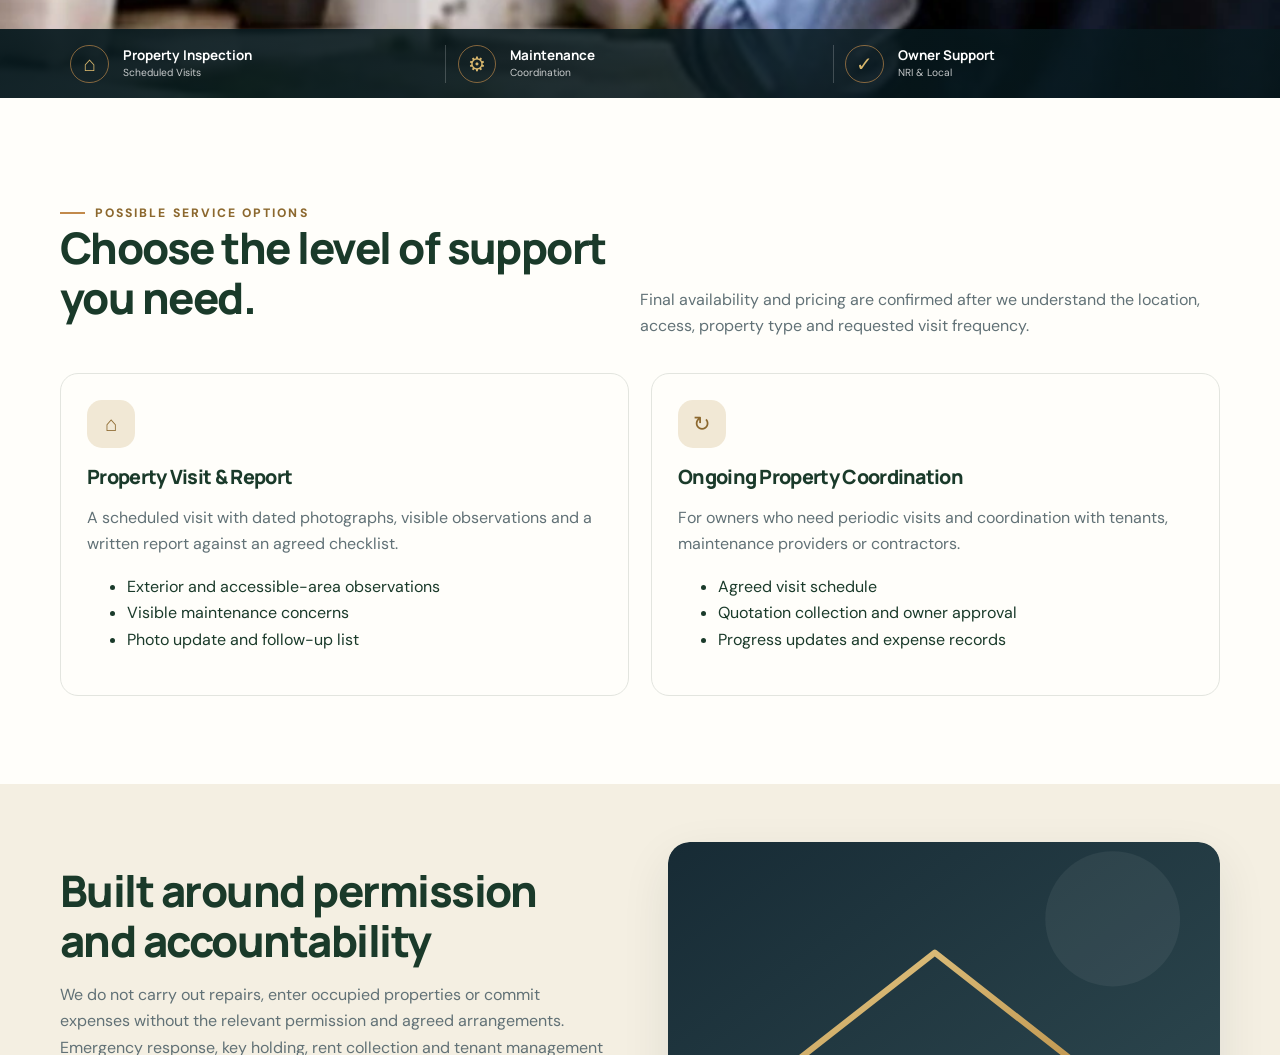
<file: property-care.html>
<!doctype html>
<html lang="en"><head><meta charset="utf-8"><meta name="viewport" content="width=device-width, initial-scale=1"><meta name="description" content="Local property visits, maintenance coordination and reporting for owners in Mangaluru and overseas."><meta name="theme-color" content="#1A3A2A"><link rel="icon" type="image/png" href="favicon.png"><title>Property Care | REALTORS 888</title><link rel="stylesheet" href="assets/css/style.css"></head><body>
<div class="announcement"><div class="container"><span>Property. Investment. Opportunity.</span><span>Mangaluru, Karnataka · Enquiries from overseas owners welcome</span></div></div>
<header class="site-header"><div class="container header-inner">
<a class="brand" href="index.html" aria-label="REALTORS 888 home"><img class="brand-symbol" src="assets/images/brand/realtors888-symbol.png" alt=""><span class="brand-copy"><span class="brand-name"><span class="brand-realtors">REALTORS</span> <span class="brand-888">888</span></span><span class="brand-sub">Property Advisory & Coordination</span></span></a>
<button class="nav-toggle" type="button" aria-expanded="false" aria-label="Toggle navigation">Menu ☰</button>
<nav class="site-nav" aria-label="Main navigation"><a href="index.html">Home</a><a href="services.html">Services</a><a href="properties.html">Properties</a><a href="interiors.html">Interiors</a><a href="property-care.html" aria-current="page">Property Care</a><a href="about.html">About</a><a href="contact.html" class="btn btn-primary">Submit a Requirement</a></nav>
</div></header>
<main>
<section class="page-hero"><div class="container page-hero-grid"><div><div class="breadcrumbs"><a href="index.html">Home</a> / Property Care</div><span class="eyebrow">For owners near and far</span><h1>Local eyes on your property. Clear updates for you.</h1><p class="lead">A proposed property-care service for owners who need agreed site visits, maintenance coordination and documented updates — including owners living outside Mangaluru or overseas.</p><a class="btn btn-primary" href="contact.html">Discuss property care →</a></div><img src="assets/images/property-care.svg" alt="Property care and home inspection illustration"></div></section>
<section class="visual-banner visual-banner--property-care" aria-label="Property Care — NRI & Owner Support">
  <picture class="visual-banner-media">
    <source media="(max-width: 780px)" srcset="assets/images/banners/property-care-mobile.webp">
    <img src="assets/images/banners/property-care-desktop.webp" alt="Property inspection and maintenance support" loading="lazy">
  </picture>
  <div class="visual-banner-copy"><span class="visual-banner-brand">REALTORS<span>888</span></span><h2>Property Care — <span>NRI & Owner Support</span></h2><p>Your property. Our responsibility.</p><a class="btn btn-primary" href="contact.html">Request Property Support <span aria-hidden="true">→</span></a></div>
<div class="visual-banner-features" aria-label="Key service features">
<div class="visual-banner-feature"><span class="visual-banner-feature-icon" aria-hidden="true">⌂</span><div><strong>Property Inspection</strong><small>Scheduled Visits</small></div></div>
<div class="visual-banner-feature"><span class="visual-banner-feature-icon" aria-hidden="true">⚙</span><div><strong>Maintenance</strong><small>Coordination</small></div></div>
<div class="visual-banner-feature"><span class="visual-banner-feature-icon" aria-hidden="true">✓</span><div><strong>Owner Support</strong><small>NRI & Local</small></div></div>
</div>
</section>

<section class="section"><div class="container"><div class="section-head"><div><span class="eyebrow">Possible service options</span><h2>Choose the level of support you need.</h2></div><p>Final availability and pricing are confirmed after we understand the location, access, property type and requested visit frequency.</p></div><div class="two-cards"><article class="mini-card"><div class="icon-box">⌂</div><h3>Property Visit & Report</h3><p>A scheduled visit with dated photographs, visible observations and a written report against an agreed checklist.</p><ul><li>Exterior and accessible-area observations</li><li>Visible maintenance concerns</li><li>Photo update and follow-up list</li></ul></article><article class="mini-card"><div class="icon-box">↻</div><h3>Ongoing Property Coordination</h3><p>For owners who need periodic visits and coordination with tenants, maintenance providers or contractors.</p><ul><li>Agreed visit schedule</li><li>Quotation collection and owner approval</li><li>Progress updates and expense records</li></ul></article></div></div></section>
<section class="section-sm" style="background:var(--cream)"><div class="container split"><div><h2>Built around permission and accountability</h2><p>We do not carry out repairs, enter occupied properties or commit expenses without the relevant permission and agreed arrangements. Emergency response, key holding, rent collection and tenant management are not included unless separately contracted and operationally supported.</p><p>Reports are limited to what can be observed during the agreed visit; they are not structural, electrical or legal certifications.</p></div><img src="assets/images/hero-property.svg" alt="Home illustration"></div></section>
</main>
<footer class="site-footer"><div class="container"><div class="footer-grid">
<div class="footer-brand"><a class="brand" href="index.html" aria-label="REALTORS 888 home"><img class="brand-symbol" src="assets/images/brand/realtors888-symbol.png" alt=""><span class="brand-copy"><span class="brand-name"><span class="brand-realtors">REALTORS</span> <span class="brand-888">888</span></span><span class="brand-sub">A property consultancy platform</span></span></a><p>A Mangaluru-focused property advisory and coordination brand connecting customers with relevant property and project professionals.</p><p class="footer-note">Proposed brand by Horizon Realtors & Developers. Confirm legal entity details before publication.</p></div>
<div><div class="footer-title">Explore</div><div class="footer-links"><a href="services.html">Our Services</a><a href="properties.html">Property Requirements</a><a href="interiors.html">Interiors & Fit-outs</a><a href="property-care.html">Property Care</a></div></div>
<div><div class="footer-title">Useful Pages</div><div class="footer-links"><a href="property-clarity.html">Property Clarity Report</a><a href="about.html">About Us</a><a href="contact.html">Contact</a><a href="privacy.html">Privacy Policy</a><a href="terms.html">Terms of Use</a></div></div>
<div><div class="footer-title">Our approach</div><p>Clear scope. Transparent quotations. Coordinated follow-through.</p><p class="footer-note">Services are subject to availability, written scope and partner confirmation. No government affiliation is implied.</p></div>
</div><div class="footer-bottom"><span>© <span data-year></span> REALTORS 888. All rights reserved.</span><span>Built around clarity, trust and follow-through.</span></div></div></footer><a class="whatsapp-float" href="#" data-whatsapp-link aria-label="Chat with REALTORS 888 on WhatsApp"><span aria-hidden="true">◉</span><span>WhatsApp</span></a>
<script src="assets/js/config.js"></script><script src="assets/js/main.js"></script>
</body></html>
</file>
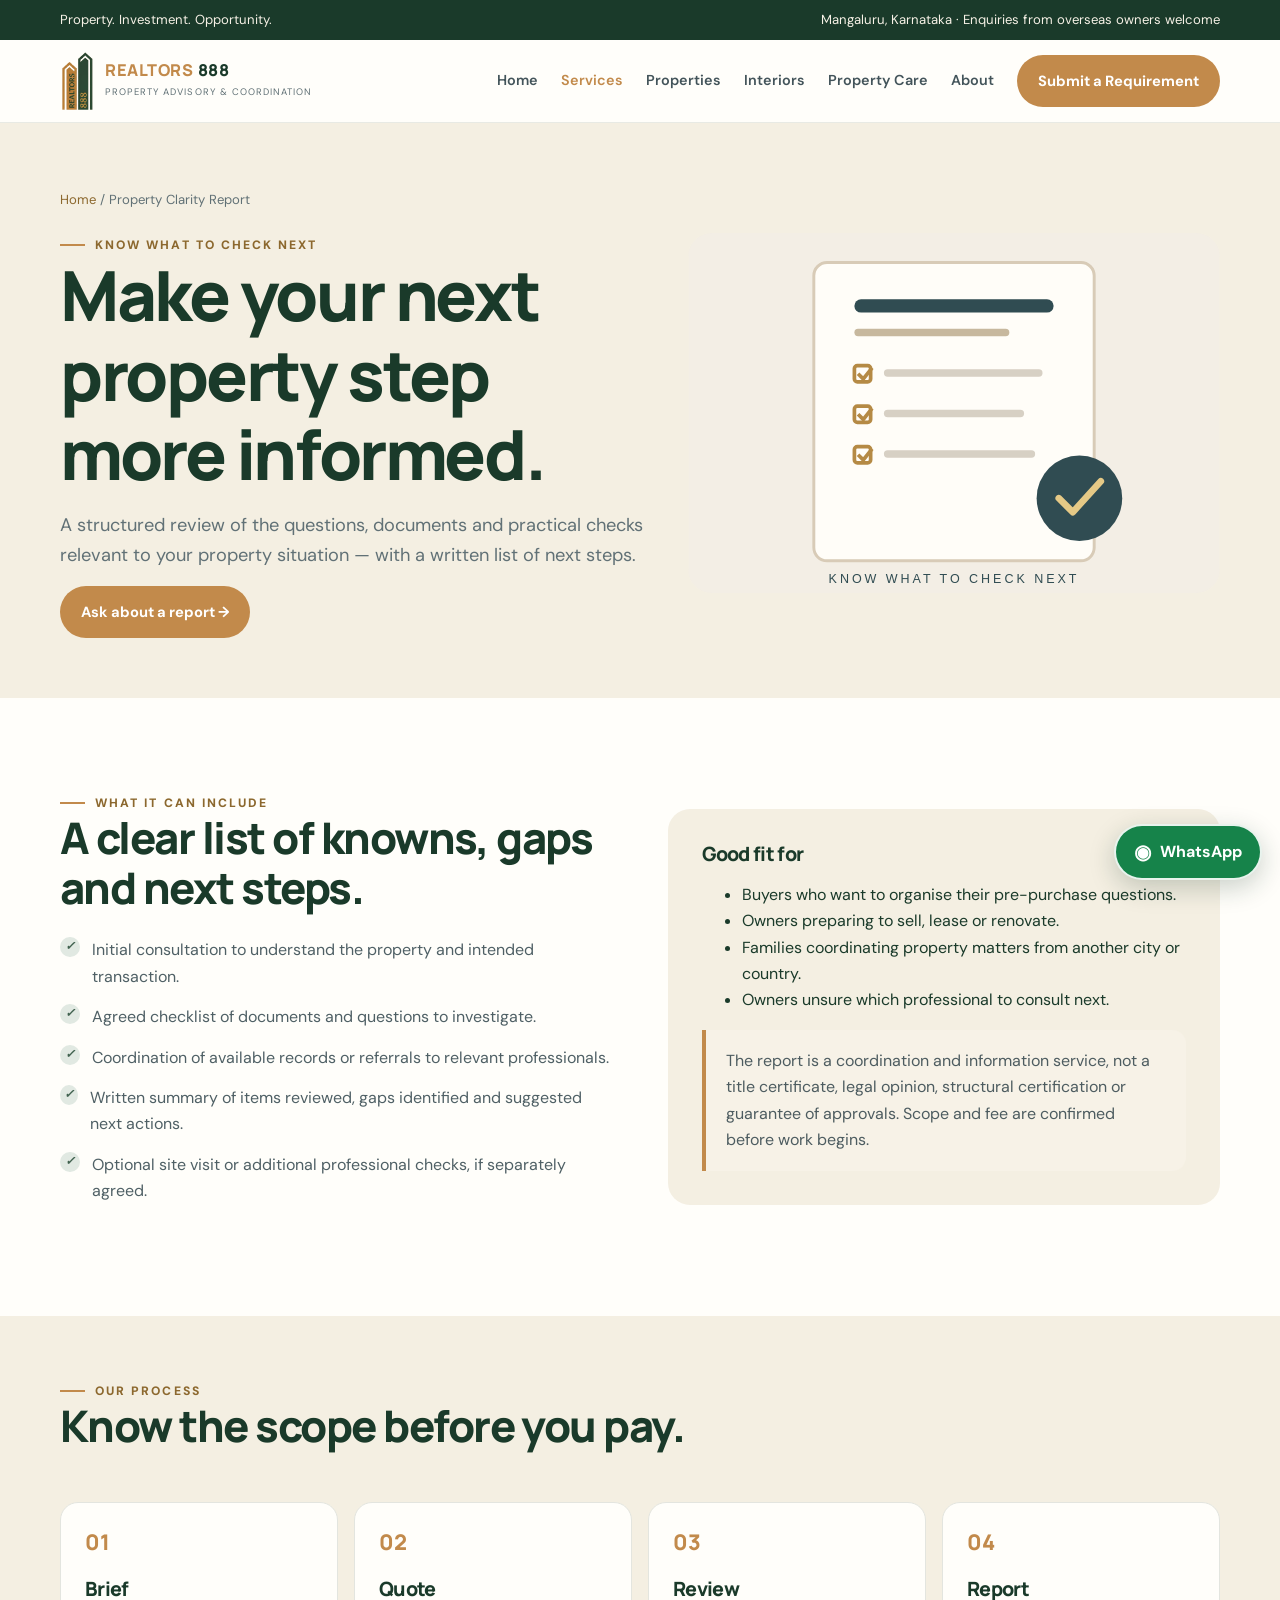
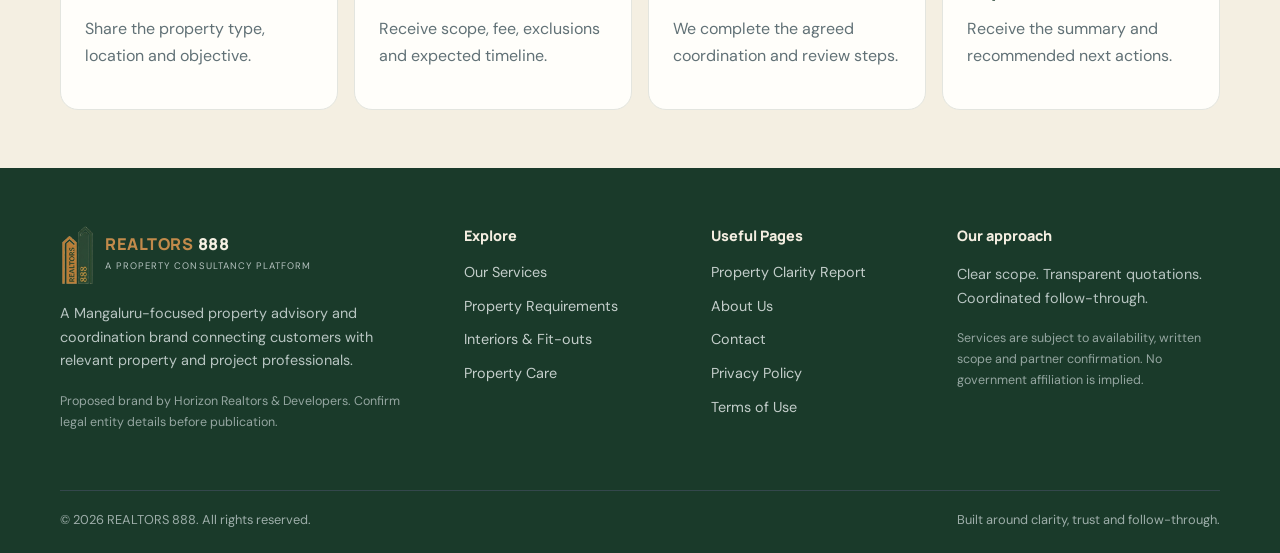
<file: property-clarity.html>
<!doctype html>
<html lang="en"><head><meta charset="utf-8"><meta name="viewport" content="width=device-width, initial-scale=1"><meta name="description" content="A structured property readiness and documentation coordination service."><meta name="theme-color" content="#1A3A2A"><link rel="icon" type="image/png" href="favicon.png"><title>Property Clarity Report | REALTORS 888</title><link rel="stylesheet" href="assets/css/style.css"></head><body>
<div class="announcement"><div class="container"><span>Property. Investment. Opportunity.</span><span>Mangaluru, Karnataka · Enquiries from overseas owners welcome</span></div></div>
<header class="site-header"><div class="container header-inner">
<a class="brand" href="index.html" aria-label="REALTORS 888 home"><img class="brand-symbol" src="assets/images/brand/realtors888-symbol.png" alt=""><span class="brand-copy"><span class="brand-name"><span class="brand-realtors">REALTORS</span> <span class="brand-888">888</span></span><span class="brand-sub">Property Advisory & Coordination</span></span></a>
<button class="nav-toggle" type="button" aria-expanded="false" aria-label="Toggle navigation">Menu ☰</button>
<nav class="site-nav" aria-label="Main navigation"><a href="index.html">Home</a><a href="services.html" aria-current="page">Services</a><a href="properties.html">Properties</a><a href="interiors.html">Interiors</a><a href="property-care.html">Property Care</a><a href="about.html">About</a><a href="contact.html" class="btn btn-primary">Submit a Requirement</a></nav>
</div></header>
<main>
<section class="page-hero"><div class="container page-hero-grid"><div><div class="breadcrumbs"><a href="index.html">Home</a> / Property Clarity Report</div><span class="eyebrow">Know what to check next</span><h1>Make your next property step more informed.</h1><p class="lead">A structured review of the questions, documents and practical checks relevant to your property situation — with a written list of next steps.</p><a class="btn btn-primary" href="contact.html">Ask about a report →</a></div><img src="assets/images/clarity-report.svg" alt="Property readiness checklist illustration"></div></section>
<section class="section"><div class="container split"><div><span class="eyebrow">What it can include</span><h2>A clear list of knowns, gaps and next steps.</h2><ul class="feature-list"><li><i class="check">✓</i><span>Initial consultation to understand the property and intended transaction.</span></li><li><i class="check">✓</i><span>Agreed checklist of documents and questions to investigate.</span></li><li><i class="check">✓</i><span>Coordination of available records or referrals to relevant professionals.</span></li><li><i class="check">✓</i><span>Written summary of items reviewed, gaps identified and suggested next actions.</span></li><li><i class="check">✓</i><span>Optional site visit or additional professional checks, if separately agreed.</span></li></ul></div><div class="panel"><h3>Good fit for</h3><ul><li>Buyers who want to organise their pre-purchase questions.</li><li>Owners preparing to sell, lease or renovate.</li><li>Families coordinating property matters from another city or country.</li><li>Owners unsure which professional to consult next.</li></ul><div class="notice">The report is a coordination and information service, not a title certificate, legal opinion, structural certification or guarantee of approvals. Scope and fee are confirmed before work begins.</div></div></div></section>
<section class="section-sm" style="background:var(--cream)"><div class="container"><div class="section-head"><div><span class="eyebrow">Our process</span><h2>Know the scope before you pay.</h2></div></div><div class="steps"><div class="step"><h3>Brief</h3><p>Share the property type, location and objective.</p></div><div class="step"><h3>Quote</h3><p>Receive scope, fee, exclusions and expected timeline.</p></div><div class="step"><h3>Review</h3><p>We complete the agreed coordination and review steps.</p></div><div class="step"><h3>Report</h3><p>Receive the summary and recommended next actions.</p></div></div></div></section>
</main>
<footer class="site-footer"><div class="container"><div class="footer-grid">
<div class="footer-brand"><a class="brand" href="index.html" aria-label="REALTORS 888 home"><img class="brand-symbol" src="assets/images/brand/realtors888-symbol.png" alt=""><span class="brand-copy"><span class="brand-name"><span class="brand-realtors">REALTORS</span> <span class="brand-888">888</span></span><span class="brand-sub">A property consultancy platform</span></span></a><p>A Mangaluru-focused property advisory and coordination brand connecting customers with relevant property and project professionals.</p><p class="footer-note">Proposed brand by Horizon Realtors & Developers. Confirm legal entity details before publication.</p></div>
<div><div class="footer-title">Explore</div><div class="footer-links"><a href="services.html">Our Services</a><a href="properties.html">Property Requirements</a><a href="interiors.html">Interiors & Fit-outs</a><a href="property-care.html">Property Care</a></div></div>
<div><div class="footer-title">Useful Pages</div><div class="footer-links"><a href="property-clarity.html">Property Clarity Report</a><a href="about.html">About Us</a><a href="contact.html">Contact</a><a href="privacy.html">Privacy Policy</a><a href="terms.html">Terms of Use</a></div></div>
<div><div class="footer-title">Our approach</div><p>Clear scope. Transparent quotations. Coordinated follow-through.</p><p class="footer-note">Services are subject to availability, written scope and partner confirmation. No government affiliation is implied.</p></div>
</div><div class="footer-bottom"><span>© <span data-year></span> REALTORS 888. All rights reserved.</span><span>Built around clarity, trust and follow-through.</span></div></div></footer><a class="whatsapp-float" href="#" data-whatsapp-link aria-label="Chat with REALTORS 888 on WhatsApp"><span aria-hidden="true">◉</span><span>WhatsApp</span></a>
<script src="assets/js/config.js"></script><script src="assets/js/main.js"></script>
</body></html>
</file>
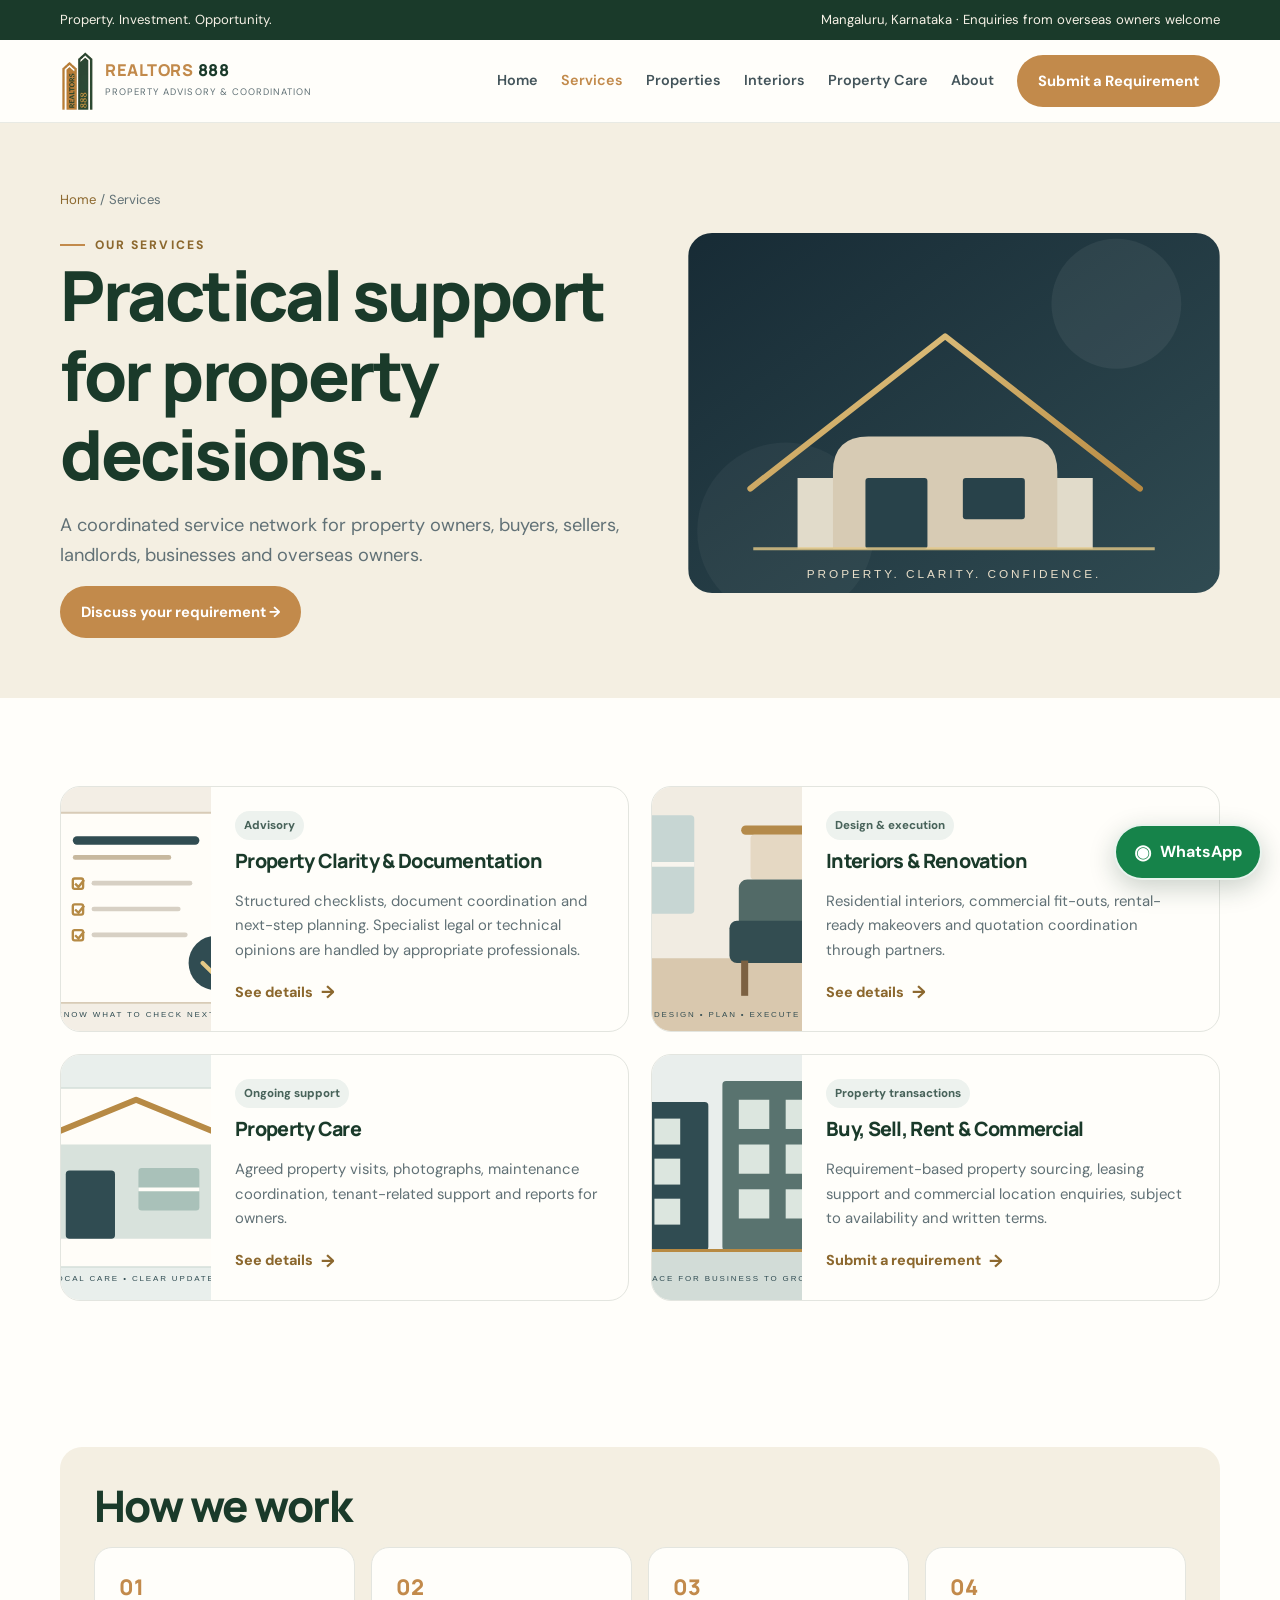
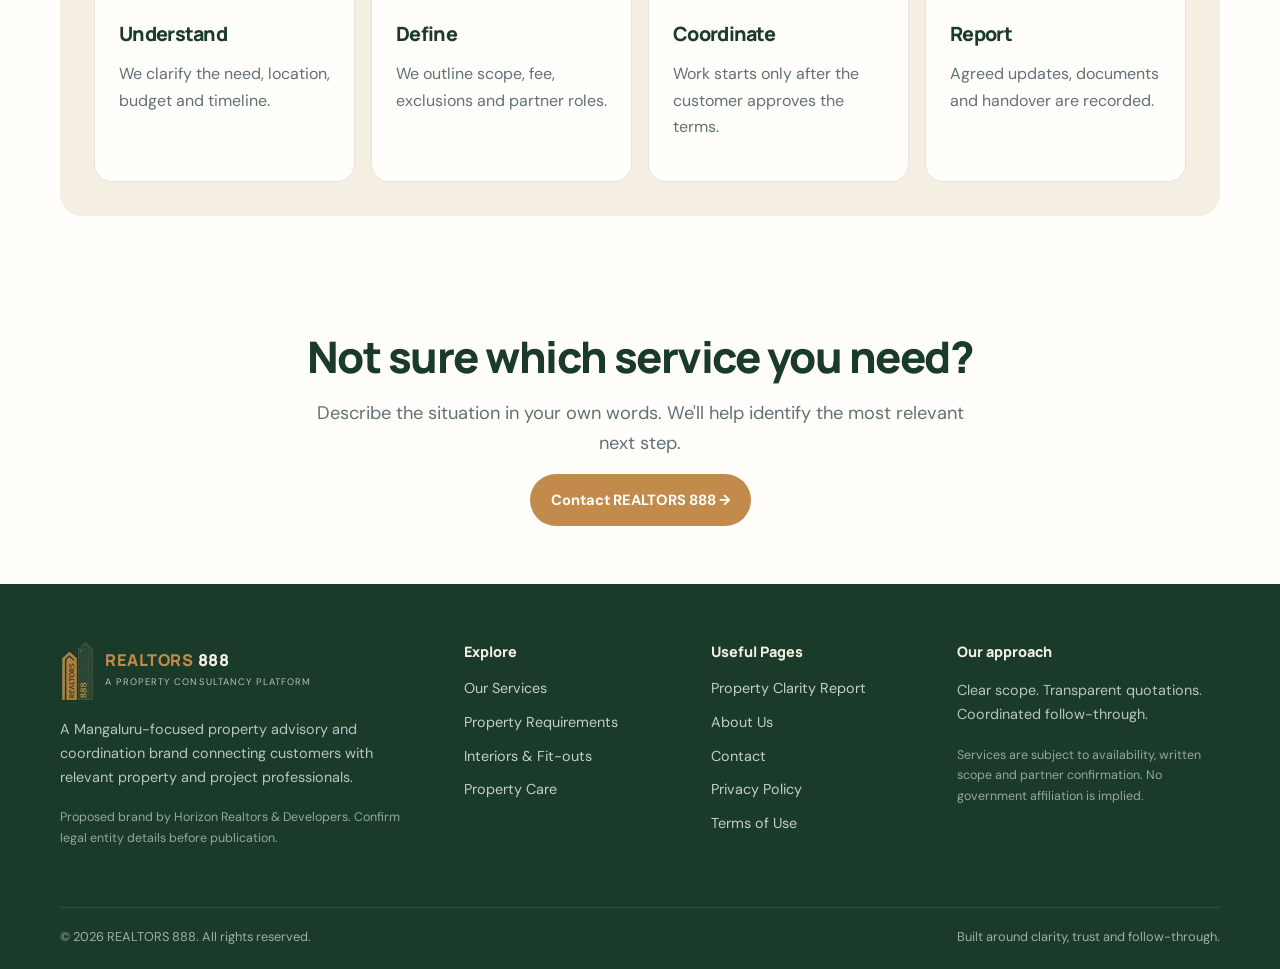
<file: services.html>
<!doctype html>
<html lang="en"><head><meta charset="utf-8"><meta name="viewport" content="width=device-width, initial-scale=1"><meta name="description" content="Explore property advisory, documentation coordination, interiors, property care and commercial property services."><meta name="theme-color" content="#1A3A2A"><link rel="icon" type="image/png" href="favicon.png"><title>Services | REALTORS 888</title><link rel="stylesheet" href="assets/css/style.css"></head><body>
<div class="announcement"><div class="container"><span>Property. Investment. Opportunity.</span><span>Mangaluru, Karnataka · Enquiries from overseas owners welcome</span></div></div>
<header class="site-header"><div class="container header-inner">
<a class="brand" href="index.html" aria-label="REALTORS 888 home"><img class="brand-symbol" src="assets/images/brand/realtors888-symbol.png" alt=""><span class="brand-copy"><span class="brand-name"><span class="brand-realtors">REALTORS</span> <span class="brand-888">888</span></span><span class="brand-sub">Property Advisory & Coordination</span></span></a>
<button class="nav-toggle" type="button" aria-expanded="false" aria-label="Toggle navigation">Menu ☰</button>
<nav class="site-nav" aria-label="Main navigation"><a href="index.html">Home</a><a href="services.html" aria-current="page">Services</a><a href="properties.html">Properties</a><a href="interiors.html">Interiors</a><a href="property-care.html">Property Care</a><a href="about.html">About</a><a href="contact.html" class="btn btn-primary">Submit a Requirement</a></nav>
</div></header>
<main>
<section class="page-hero"><div class="container page-hero-grid"><div><div class="breadcrumbs"><a href="index.html">Home</a> / Services</div><span class="eyebrow">Our services</span><h1>Practical support for property decisions.</h1><p class="lead">A coordinated service network for property owners, buyers, sellers, landlords, businesses and overseas owners.</p><a class="btn btn-primary" href="contact.html">Discuss your requirement →</a></div><img src="assets/images/hero-property.svg" alt="Property advisory illustration"></div></section>
<section class="section"><div class="container"><div class="service-grid">
<article class="service-card"><img src="assets/images/clarity-report.svg" alt="Checklist illustration"><div><span class="tag">Advisory</span><h3>Property Clarity & Documentation</h3><p>Structured checklists, document coordination and next-step planning. Specialist legal or technical opinions are handled by appropriate professionals.</p><a class="text-link" href="property-clarity.html">See details</a></div></article>
<article class="service-card"><img src="assets/images/interiors.svg" alt="Interior illustration"><div><span class="tag">Design & execution</span><h3>Interiors & Renovation</h3><p>Residential interiors, commercial fit-outs, rental-ready makeovers and quotation coordination through partners.</p><a class="text-link" href="interiors.html">See details</a></div></article>
<article class="service-card"><img src="assets/images/property-care.svg" alt="Property care illustration"><div><span class="tag">Ongoing support</span><h3>Property Care</h3><p>Agreed property visits, photographs, maintenance coordination, tenant-related support and reports for owners.</p><a class="text-link" href="property-care.html">See details</a></div></article>
<article class="service-card"><img src="assets/images/commercial.svg" alt="Commercial buildings illustration"><div><span class="tag">Property transactions</span><h3>Buy, Sell, Rent & Commercial</h3><p>Requirement-based property sourcing, leasing support and commercial location enquiries, subject to availability and written terms.</p><a class="text-link" href="properties.html">Submit a requirement</a></div></article>
</div></div></section>
<section class="section-sm"><div class="container panel"><h2>How we work</h2><div class="steps"><div class="step"><h3>Understand</h3><p>We clarify the need, location, budget and timeline.</p></div><div class="step"><h3>Define</h3><p>We outline scope, fee, exclusions and partner roles.</p></div><div class="step"><h3>Coordinate</h3><p>Work starts only after the customer approves the terms.</p></div><div class="step"><h3>Report</h3><p>Agreed updates, documents and handover are recorded.</p></div></div></div></section>
<section class="section-sm"><div class="container center"><h2>Not sure which service you need?</h2><p class="lead">Describe the situation in your own words. We'll help identify the most relevant next step.</p><a class="btn btn-primary" href="contact.html">Contact REALTORS 888 →</a></div></section>
</main>
<footer class="site-footer"><div class="container"><div class="footer-grid">
<div class="footer-brand"><a class="brand" href="index.html" aria-label="REALTORS 888 home"><img class="brand-symbol" src="assets/images/brand/realtors888-symbol.png" alt=""><span class="brand-copy"><span class="brand-name"><span class="brand-realtors">REALTORS</span> <span class="brand-888">888</span></span><span class="brand-sub">A property consultancy platform</span></span></a><p>A Mangaluru-focused property advisory and coordination brand connecting customers with relevant property and project professionals.</p><p class="footer-note">Proposed brand by Horizon Realtors & Developers. Confirm legal entity details before publication.</p></div>
<div><div class="footer-title">Explore</div><div class="footer-links"><a href="services.html">Our Services</a><a href="properties.html">Property Requirements</a><a href="interiors.html">Interiors & Fit-outs</a><a href="property-care.html">Property Care</a></div></div>
<div><div class="footer-title">Useful Pages</div><div class="footer-links"><a href="property-clarity.html">Property Clarity Report</a><a href="about.html">About Us</a><a href="contact.html">Contact</a><a href="privacy.html">Privacy Policy</a><a href="terms.html">Terms of Use</a></div></div>
<div><div class="footer-title">Our approach</div><p>Clear scope. Transparent quotations. Coordinated follow-through.</p><p class="footer-note">Services are subject to availability, written scope and partner confirmation. No government affiliation is implied.</p></div>
</div><div class="footer-bottom"><span>© <span data-year></span> REALTORS 888. All rights reserved.</span><span>Built around clarity, trust and follow-through.</span></div></div></footer><a class="whatsapp-float" href="#" data-whatsapp-link aria-label="Chat with REALTORS 888 on WhatsApp"><span aria-hidden="true">◉</span><span>WhatsApp</span></a>
<script src="assets/js/config.js"></script><script src="assets/js/main.js"></script>
</body></html>
</file>
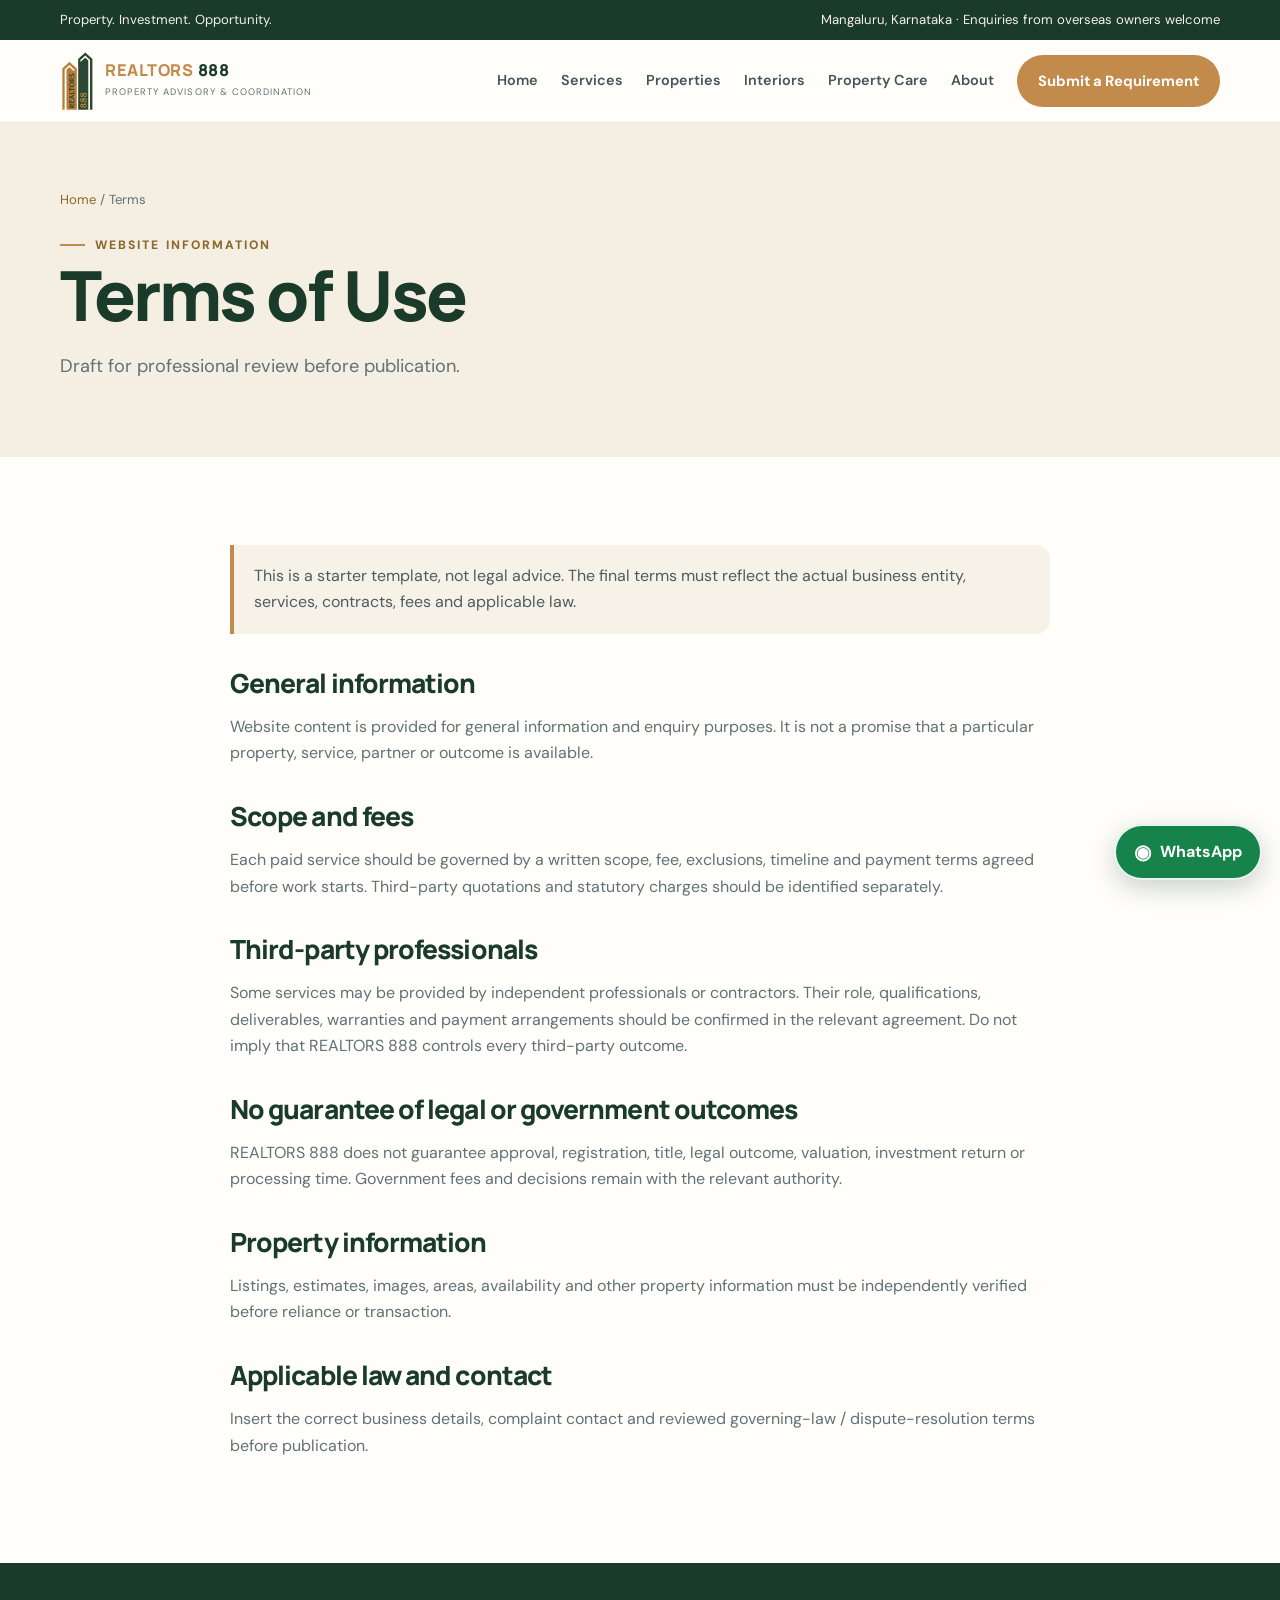
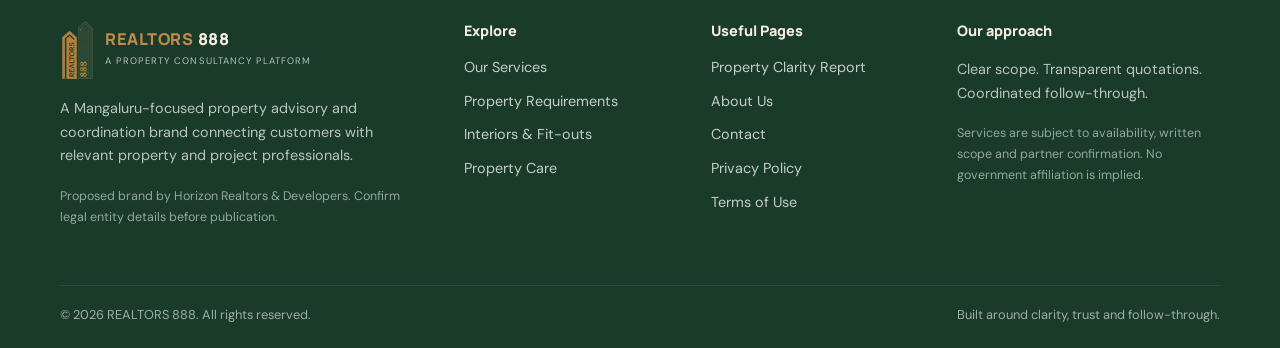
<file: terms.html>
<!doctype html>
<html lang="en"><head><meta charset="utf-8"><meta name="viewport" content="width=device-width, initial-scale=1"><meta name="description" content="Draft terms of use for REALTORS 888 website."><meta name="theme-color" content="#1A3A2A"><link rel="icon" type="image/png" href="favicon.png"><title>Terms of Use | REALTORS 888</title><link rel="stylesheet" href="assets/css/style.css"></head><body>
<div class="announcement"><div class="container"><span>Property. Investment. Opportunity.</span><span>Mangaluru, Karnataka · Enquiries from overseas owners welcome</span></div></div>
<header class="site-header"><div class="container header-inner">
<a class="brand" href="index.html" aria-label="REALTORS 888 home"><img class="brand-symbol" src="assets/images/brand/realtors888-symbol.png" alt=""><span class="brand-copy"><span class="brand-name"><span class="brand-realtors">REALTORS</span> <span class="brand-888">888</span></span><span class="brand-sub">Property Advisory & Coordination</span></span></a>
<button class="nav-toggle" type="button" aria-expanded="false" aria-label="Toggle navigation">Menu ☰</button>
<nav class="site-nav" aria-label="Main navigation"><a href="index.html">Home</a><a href="services.html">Services</a><a href="properties.html">Properties</a><a href="interiors.html">Interiors</a><a href="property-care.html">Property Care</a><a href="about.html">About</a><a href="contact.html" class="btn btn-primary">Submit a Requirement</a></nav>
</div></header>
<main>
<section class="page-hero"><div class="container"><div class="breadcrumbs"><a href="index.html">Home</a> / Terms</div><span class="eyebrow">Website information</span><h1>Terms of Use</h1><p class="lead">Draft for professional review before publication.</p></div></section>
<section class="section"><div class="container content-narrow"><div class="notice">This is a starter template, not legal advice. The final terms must reflect the actual business entity, services, contracts, fees and applicable law.</div><h2>General information</h2><p>Website content is provided for general information and enquiry purposes. It is not a promise that a particular property, service, partner or outcome is available.</p><h2>Scope and fees</h2><p>Each paid service should be governed by a written scope, fee, exclusions, timeline and payment terms agreed before work starts. Third-party quotations and statutory charges should be identified separately.</p><h2>Third-party professionals</h2><p>Some services may be provided by independent professionals or contractors. Their role, qualifications, deliverables, warranties and payment arrangements should be confirmed in the relevant agreement. Do not imply that REALTORS 888 controls every third-party outcome.</p><h2>No guarantee of legal or government outcomes</h2><p>REALTORS 888 does not guarantee approval, registration, title, legal outcome, valuation, investment return or processing time. Government fees and decisions remain with the relevant authority.</p><h2>Property information</h2><p>Listings, estimates, images, areas, availability and other property information must be independently verified before reliance or transaction.</p><h2>Applicable law and contact</h2><p>Insert the correct business details, complaint contact and reviewed governing-law / dispute-resolution terms before publication.</p></div></section>
</main>
<footer class="site-footer"><div class="container"><div class="footer-grid">
<div class="footer-brand"><a class="brand" href="index.html" aria-label="REALTORS 888 home"><img class="brand-symbol" src="assets/images/brand/realtors888-symbol.png" alt=""><span class="brand-copy"><span class="brand-name"><span class="brand-realtors">REALTORS</span> <span class="brand-888">888</span></span><span class="brand-sub">A property consultancy platform</span></span></a><p>A Mangaluru-focused property advisory and coordination brand connecting customers with relevant property and project professionals.</p><p class="footer-note">Proposed brand by Horizon Realtors & Developers. Confirm legal entity details before publication.</p></div>
<div><div class="footer-title">Explore</div><div class="footer-links"><a href="services.html">Our Services</a><a href="properties.html">Property Requirements</a><a href="interiors.html">Interiors & Fit-outs</a><a href="property-care.html">Property Care</a></div></div>
<div><div class="footer-title">Useful Pages</div><div class="footer-links"><a href="property-clarity.html">Property Clarity Report</a><a href="about.html">About Us</a><a href="contact.html">Contact</a><a href="privacy.html">Privacy Policy</a><a href="terms.html">Terms of Use</a></div></div>
<div><div class="footer-title">Our approach</div><p>Clear scope. Transparent quotations. Coordinated follow-through.</p><p class="footer-note">Services are subject to availability, written scope and partner confirmation. No government affiliation is implied.</p></div>
</div><div class="footer-bottom"><span>© <span data-year></span> REALTORS 888. All rights reserved.</span><span>Built around clarity, trust and follow-through.</span></div></div></footer><a class="whatsapp-float" href="#" data-whatsapp-link aria-label="Chat with REALTORS 888 on WhatsApp"><span aria-hidden="true">◉</span><span>WhatsApp</span></a>
<script src="assets/js/config.js"></script><script src="assets/js/main.js"></script>
</body></html>
</file>
<file: assets/css/style.css>
@import url('https://fonts.googleapis.com/css2?family=DM+Sans:wght@400;500;600;700&family=Manrope:wght@400;500;600;700;800&display=swap');
:root{--ink:#1A3A2A;--deep:#1A3A2A;--muted:#617176;--gold:#C28A4B;--gold-light:#F4EFE2;--cream:#F4EFE2;--paper:#fffefa;--line:#e3e5df;--sage:#eaf0ec;--radius:22px;--shadow:0 18px 50px rgba(24,48,57,.09)}
*{box-sizing:border-box}html{scroll-behavior:smooth}body{margin:0;color:var(--ink);background:var(--paper);font-family:'DM Sans',Arial,sans-serif;line-height:1.65}img{max-width:100%;display:block}a{color:inherit;text-decoration:none}button,input,select,textarea{font:inherit}.container{width:min(1160px,calc(100% - 40px));margin:auto}.announcement{background:var(--deep);color:#f6f1e6;font-size:.82rem;padding:9px 0}.announcement .container{display:flex;justify-content:space-between;gap:16px;flex-wrap:wrap}.site-header{position:sticky;top:0;z-index:20;background:rgba(255,254,250,.96);backdrop-filter:blur(14px);border-bottom:1px solid rgba(227,229,223,.8)}.header-inner{min-height:82px;display:flex;align-items:center;justify-content:space-between;gap:28px}.brand{display:flex;align-items:center;gap:10px;min-width:max-content}.brand-symbol{width:35px;height:58px;object-fit:contain;flex:0 0 auto}.brand-copy{display:block}.brand-name{font:800 1.02rem 'Manrope',sans-serif;letter-spacing:.045em;display:block;line-height:1.15;white-space:nowrap}.brand-realtors{color:#C28A4B}.brand-888{color:#1A3A2A}.brand-sub{display:block;font-size:.59rem;letter-spacing:.11em;color:var(--muted);text-transform:uppercase;margin-top:5px;white-space:nowrap}.site-nav{display:flex;align-items:center;gap:23px;font-size:.9rem;font-weight:600}.site-nav a:not(.btn){color:#43545a}.site-nav a:hover,.site-nav a[aria-current=page]{color:var(--gold)}.nav-toggle{display:none;background:none;border:1px solid var(--line);border-radius:12px;padding:9px 12px;color:var(--ink)}.btn{display:inline-flex;align-items:center;justify-content:center;gap:9px;border:1px solid transparent;border-radius:999px;padding:13px 20px;font-weight:700;font-size:.92rem;transition:transform .2s,background .2s;cursor:pointer}.btn:hover{transform:translateY(-2px)}.btn-primary{background:var(--gold);color:#fff}.btn-primary:hover{background:#9e7335}.btn-dark{background:var(--deep);color:#fff}.btn-outline{border-color:#cbd4cf;background:transparent;color:var(--deep)}.btn-light{background:#fffefa;color:var(--deep)}.eyebrow{display:inline-flex;align-items:center;gap:10px;color:#8c682e;font-size:.76rem;font-weight:800;text-transform:uppercase;letter-spacing:.17em}.eyebrow:before{content:'';width:25px;height:2px;background:var(--gold)}h1,h2,h3,h4{font-family:'Manrope',sans-serif;line-height:1.15;letter-spacing:-.035em;margin:0 0 16px}h1{font-size:clamp(2.5rem,5.4vw,4.7rem);font-weight:800}h2{font-size:clamp(1.9rem,3.4vw,3rem);font-weight:800}h3{font-size:1.23rem;font-weight:800}p{margin:0 0 16px;color:var(--muted)}.lead{font-size:1.14rem;max-width:650px}.section{padding:88px 0}.section-sm{padding:58px 0}.section-head{display:flex;justify-content:space-between;align-items:end;gap:30px;margin-bottom:34px}.section-head>div{max-width:690px}.section-head p{max-width:580px;margin-bottom:0}.hero{padding:68px 0 76px;background:linear-gradient(115deg,#f7f5ef 0%,#fffefa 55%,#edf2ee 100%);overflow:hidden}.hero-grid{display:grid;grid-template-columns:1.02fr .98fr;align-items:center;gap:48px}.hero-copy h1{margin-top:18px}.hero-copy h1 span{color:var(--gold)}.hero-actions{display:flex;gap:12px;flex-wrap:wrap;margin:28px 0 26px}.trust-row{display:flex;gap:22px;flex-wrap:wrap;font-size:.85rem;color:#506168}.trust-row span{display:flex;align-items:center;gap:8px}.check{display:inline-grid;place-items:center;width:20px;height:20px;background:#e1e9e2;border-radius:50%;color:#41624f;font-size:.75rem;font-weight:800}.hero-art{position:relative}.hero-art img{width:100%;border-radius:30px;box-shadow:var(--shadow)}.floating-note{position:absolute;left:-25px;bottom:28px;background:var(--paper);padding:18px 20px;border-radius:18px;box-shadow:var(--shadow);max-width:220px}.floating-note strong{display:block;font-family:'Manrope',sans-serif;font-size:1.02rem}.floating-note span{font-size:.83rem;color:var(--muted)}.stats{display:grid;grid-template-columns:repeat(3,1fr);gap:1px;background:var(--line);border:1px solid var(--line);border-radius:18px;overflow:hidden;margin-top:40px}.stat{background:#fffefa;padding:20px}.stat strong{font:800 1.35rem 'Manrope',sans-serif;display:block}.stat span{font-size:.82rem;color:var(--muted)}.tiles{display:grid;grid-template-columns:repeat(3,1fr);gap:22px}.tile{border:1px solid var(--line);border-radius:var(--radius);overflow:hidden;background:#fffefa;transition:transform .22s,box-shadow .22s}.tile:hover{transform:translateY(-5px);box-shadow:var(--shadow)}.tile img{width:100%;height:205px;object-fit:cover}.tile-body{padding:24px}.tile-body p{font-size:.94rem}.text-link{font-weight:800;color:#8c682e;font-size:.9rem;display:inline-flex;align-items:center;gap:8px}.text-link:after{content:'→';font-size:1.1rem}.split{display:grid;grid-template-columns:1fr 1fr;gap:55px;align-items:center}.split img{border-radius:var(--radius);width:100%;box-shadow:var(--shadow)}.feature-list{list-style:none;padding:0;margin:24px 0;display:grid;gap:14px}.feature-list li{display:flex;gap:12px;color:#4f6065}.feature-list strong{color:var(--ink)}.panel{background:var(--cream);border-radius:var(--radius);padding:34px}.panel-dark{background:var(--deep);color:#fff;border-radius:var(--radius);padding:38px}.panel-dark p{color:#d2dcda}.panel-dark h2,.panel-dark h3{color:#fff}.two-cards{display:grid;grid-template-columns:repeat(2,1fr);gap:22px}.mini-card{padding:26px;border:1px solid var(--line);border-radius:18px;background:#fffefa}.icon-box{width:48px;height:48px;border-radius:15px;background:#f1e8d5;color:#8c682e;display:grid;place-items:center;font-size:1.3rem;margin-bottom:18px}.banner{background:var(--deep);color:white;padding:56px;border-radius:28px;display:flex;align-items:center;justify-content:space-between;gap:30px}.banner h2{max-width:680px}.banner p{color:#d0d9d7;max-width:640px}.banner .eyebrow{color:var(--gold-light)}.page-hero{background:var(--cream);padding:66px 0 60px}.page-hero-grid{display:grid;grid-template-columns:1.05fr .95fr;align-items:center;gap:40px}.page-hero img{border-radius:24px;max-height:360px;width:100%;object-fit:cover}.breadcrumbs{font-size:.82rem;color:var(--muted);margin-bottom:18px}.breadcrumbs a{color:#8c682e}.content-narrow{max-width:820px}.content-narrow h2{font-size:1.65rem;margin-top:34px}.content-narrow h3{margin-top:24px}.content-narrow ul{color:var(--muted);padding-left:22px}.notice{border-left:4px solid var(--gold);background:#f7f2e7;padding:18px 20px;border-radius:0 14px 14px 0;color:#4d5c60}.service-grid{display:grid;grid-template-columns:repeat(2,1fr);gap:22px}.service-card{display:grid;grid-template-columns:150px 1fr;border:1px solid var(--line);border-radius:20px;overflow:hidden;background:#fffefa}.service-card img{height:100%;min-height:210px;object-fit:cover}.service-card>div{padding:24px}.service-card p{font-size:.93rem}.tag{display:inline-block;background:#edf2ee;color:#48635a;padding:5px 9px;border-radius:99px;font-size:.72rem;font-weight:800;margin-bottom:10px}.steps{display:grid;grid-template-columns:repeat(4,1fr);gap:16px;counter-reset:steps}.step{padding:24px;border:1px solid var(--line);border-radius:18px;background:#fffefa}.step:before{counter-increment:steps;content:'0' counter(steps);display:block;color:var(--gold);font:800 1.35rem 'Manrope',sans-serif;margin-bottom:22px}.form-layout{display:grid;grid-template-columns:.8fr 1.2fr;gap:28px;align-items:start}.form-card{padding:30px;border:1px solid var(--line);border-radius:22px;background:#fffefa;box-shadow:var(--shadow)}.form-grid{display:grid;grid-template-columns:repeat(2,1fr);gap:17px}.field{display:grid;gap:7px}.field.full{grid-column:1/-1}.field label{font-size:.86rem;font-weight:700}.field input,.field select,.field textarea{width:100%;border:1px solid #d7ded9;border-radius:12px;padding:12px 13px;background:#fffefa;color:var(--ink);outline:none}.field input:focus,.field select:focus,.field textarea:focus{border-color:var(--gold);box-shadow:0 0 0 3px #C28A4B20}.field textarea{min-height:120px;resize:vertical}.form-status{display:none;margin-top:15px;padding:14px;border-radius:12px;background:#edf2ee;color:#365b48;font-size:.9rem}.form-status.is-visible{display:block}.contact-list{display:grid;gap:18px;margin-top:25px}.contact-item{display:flex;gap:14px}.contact-item .icon-box{flex-shrink:0;margin:0}.contact-item strong{display:block}.contact-item p{margin:2px 0 0}.site-footer{background:#1A3A2A;color:#fff;padding:58px 0 22px}.footer-grid{display:grid;grid-template-columns:1.4fr .8fr .8fr 1fr;gap:36px}.footer-brand .brand-realtors{color:#C28A4B}.footer-brand .brand-888{color:#F4EFE2}.footer-brand .brand-sub{color:#b5c2bf}.site-footer p{color:#b8c5c2;font-size:.9rem;margin-top:18px}.footer-title{font:800 .9rem 'Manrope',sans-serif;margin-bottom:16px;color:#f4eee1}.footer-links{display:grid;gap:10px;color:#c4cecb;font-size:.9rem}.footer-links a:hover{color:var(--gold-light)}.footer-bottom{border-top:1px solid #34474c;margin-top:42px;padding-top:18px;display:flex;justify-content:space-between;gap:15px;flex-wrap:wrap;color:#9eaeaa;font-size:.8rem}.footer-note{font-size:.78rem!important;color:#95a6a1!important}.pill-row{display:flex;gap:10px;flex-wrap:wrap;margin-top:20px}.pill{border:1px solid #d9dfd9;border-radius:99px;padding:8px 12px;font-size:.82rem;color:#4f6065;background:#fffefa}.center{text-align:center}.center .lead{margin-inline:auto}.center .section-head{display:block}.center .section-head>div{margin:auto}.center .section-head p{margin:0 auto}.spacer{height:10px}
@media(max-width:1000px){.site-nav{gap:13px;font-size:.84rem}.header-inner{gap:16px}.hero-grid,.page-hero-grid{gap:28px}.footer-grid{grid-template-columns:repeat(2,1fr)}.tiles{grid-template-columns:repeat(2,1fr)}.service-card{grid-template-columns:120px 1fr}.service-card>div{padding:20px}.steps{grid-template-columns:repeat(2,1fr)}}
@media(max-width:780px){.container{width:min(100% - 30px,620px)}.announcement .container{justify-content:center;text-align:center}.header-inner{min-height:72px}.nav-toggle{display:block}.site-nav{display:none;position:absolute;top:72px;left:0;right:0;padding:18px 22px 24px;background:#fffefa;border-bottom:1px solid var(--line);box-shadow:var(--shadow);align-items:stretch;flex-direction:column;gap:15px}.site-nav.is-open{display:flex}.site-nav .btn{width:100%}.hero{padding:46px 0 54px}.hero-grid,.page-hero-grid,.split,.form-layout{grid-template-columns:1fr}.hero-art{margin:8px 0 0 12px}.floating-note{left:-12px;bottom:18px}.section{padding:62px 0}.section-sm{padding:42px 0}.section-head{display:block}.section-head p{margin-top:12px}.tiles,.two-cards,.service-grid{grid-template-columns:1fr}.tile img{height:220px}.stats{grid-template-columns:1fr}.stat{padding:15px 18px}.banner{padding:30px;display:block}.banner .btn{margin-top:10px}.service-card{grid-template-columns:120px 1fr}.service-card img{min-height:100%;height:100%}.footer-grid{grid-template-columns:1fr 1fr;gap:28px}.form-grid{grid-template-columns:1fr}.field.full{grid-column:auto}.page-hero{padding:45px 0}.page-hero img{max-height:270px}}
@media(max-width:480px){.brand-symbol{width:30px;height:50px}.brand-name{font-size:.84rem}.brand-sub{font-size:.52rem;letter-spacing:.07em}.hero-actions .btn{width:100%}.service-card{grid-template-columns:1fr}.service-card img{height:180px}.steps{grid-template-columns:1fr}.footer-grid{grid-template-columns:1fr}.footer-bottom{display:block}.footer-bottom span{display:block;margin-top:8px}.panel,.panel-dark{padding:24px}.section-head{margin-bottom:25px}}


/* WhatsApp enquiry shortcut */
.whatsapp-float {
  position: fixed;
  right: 18px;
  bottom: 20px;
  z-index: 1000;
  display: inline-flex;
  align-items: center;
  gap: 9px;
  padding: 13px 18px;
  border-radius: 999px;
  background: #16834a;
  color: #fff;
  font-weight: 700;
  text-decoration: none;
  box-shadow: 0 8px 26px rgba(18, 49, 38, .22);
  border: 2px solid rgba(255,255,255,.9);
}
.whatsapp-float:hover,
.whatsapp-float:focus-visible { background: #116c3d; color: #fff; }
.whatsapp-float span:first-child { font-size: 1.25rem; line-height: 1; }
.form-status { margin-top: 12px; }
.form-status.is-visible { display: block; }
@media (max-width: 520px) {
  .whatsapp-float { right: 12px; bottom: 12px; padding: 12px 15px; }
}

/* REALTORS888 responsive campaign banners — desktop/tablet/mobile assets */
.visual-banner{position:relative;isolation:isolate;overflow:hidden;background:#102c32;color:#fff;min-height:280px;margin:0;}
.visual-banner-media{position:absolute;inset:0;z-index:-2;display:block;}
.visual-banner-media img{width:100%;height:100%;object-fit:cover;object-position:center;}
.visual-banner:after{content:"";position:absolute;inset:0;z-index:-1;background:linear-gradient(90deg,rgba(8,30,34,.22),rgba(8,30,34,0) 68%);pointer-events:none;}
.visual-banner-copy{display:none;position:absolute;left:4.6%;top:50%;transform:translateY(-50%);max-width:47%;color:#fff;text-shadow:0 2px 16px rgba(0,0,0,.22);}
.visual-banner-brand{display:block;font-family:Manrope,Arial,sans-serif;font-weight:800;letter-spacing:.06em;font-size:clamp(.8rem,1.4vw,1.25rem);margin-bottom:.8rem;}
.visual-banner-brand span{color:#C28A4B;}
.visual-banner h1,.visual-banner h2{font-family:Manrope,Arial,sans-serif;font-size:clamp(1.7rem,3.4vw,3.3rem);line-height:1.04;letter-spacing:-.035em;margin:0 0 .7rem;color:#fff;}
.visual-banner h1 span,.visual-banner h2 span{color:#C28A4B;}
.visual-banner p{color:#fff;font-size:clamp(.75rem,1.1vw,1rem);line-height:1.45;margin:0 0 1rem;}
.visual-banner-actions{display:flex;gap:.65rem;flex-wrap:wrap;}
.visual-banner .btn{padding:.65rem 1rem;font-size:.82rem;text-shadow:none;}
.visual-banner .btn-outline{border-color:rgba(255,255,255,.75);color:#fff;background:rgba(9,28,33,.28);}
.visual-banner--home{min-height:clamp(330px,33vw,510px);}
.visual-banner--home .visual-banner-copy{max-width:43%;}
.visual-banner--home h1{font-size:clamp(2rem,4vw,4rem);}
.visual-banner-stack{display:grid;gap:8px;padding:8px 0;}
.visual-banner-stack .visual-banner{min-height:250px;}
.visual-banner-stack .visual-banner-copy{max-width:44%;}
.visual-banner-stack .visual-banner h2{font-size:clamp(1.5rem,2.6vw,2.6rem);}
main>.visual-banner{margin:10px auto;}
@media(max-width:780px){
 .visual-banner-copy{display:block;}
 .visual-banner{min-height:390px;}
 .visual-banner--home{min-height:520px;}
 .visual-banner-media img{object-position:center;}
 .visual-banner:after{background:linear-gradient(0deg,rgba(5,25,30,.92) 0%,rgba(5,25,30,.58) 48%,rgba(5,25,30,.05) 100%);}
 .visual-banner-copy,.visual-banner--home .visual-banner-copy,.visual-banner-stack .visual-banner-copy{left:20px;right:20px;top:auto;bottom:22px;transform:none;max-width:none;}
 .visual-banner-brand{font-size:.95rem;margin-bottom:.5rem;}
 .visual-banner h1,.visual-banner h2,.visual-banner--home h1,.visual-banner-stack .visual-banner h2{font-size:clamp(1.75rem,7vw,2.45rem);}
 .visual-banner p{font-size:.92rem;}
 .visual-banner-actions{display:grid;grid-template-columns:1fr;max-width:300px;}
 .visual-banner .btn{width:100%;}
 .visual-banner-stack{gap:10px;padding:10px 0;}
 .visual-banner-stack .visual-banner{min-height:390px;}
}
@media(min-width:781px) and (max-width:1100px){.visual-banner-copy{max-width:52%;}.visual-banner--home .visual-banner-copy{max-width:49%;}.visual-banner-stack .visual-banner{min-height:230px;}}


/* Desktop banner fix: preserve the complete designed artwork instead of cropping it */
@media(min-width:781px){
 .visual-banner,.visual-banner--home,.visual-banner-stack .visual-banner{min-height:0;height:auto;}
 .visual-banner-media{position:relative;inset:auto;z-index:0;width:100%;}
 .visual-banner-media img{width:100%;height:auto;object-fit:contain;object-position:center;}
 .visual-banner:after{display:none;}
}
/* Mobile keeps the portrait photo crop and live text overlay */
@media(max-width:780px){
 .visual-banner-media{position:absolute;inset:0;z-index:-2;width:auto;height:auto;}
 .visual-banner-media img{width:100%;height:100%;object-fit:cover;object-position:center;}
 .visual-banner:after{display:block;}
}

/* Accessible, consistent desktop feature strips across all banner artwork */
.visual-banner-features{display:none;}
@media(min-width:781px){
 .visual-banner{position:relative;}
 .visual-banner-features{position:absolute;left:0;right:0;bottom:0;z-index:3;display:grid;grid-template-columns:repeat(3,minmax(0,1fr));gap:0;padding:clamp(10px,1.2vw,18px) 4.6%;background:linear-gradient(90deg,rgba(7,25,30,.94),rgba(7,25,30,.78));color:#fff;}
 .visual-banner-feature{display:flex;align-items:center;gap:clamp(8px,1.1vw,16px);padding:0 clamp(8px,.9vw,14px);min-width:0;border-right:1px solid rgba(255,255,255,.2);}
 .visual-banner-feature:last-child{border-right:0;}
 .visual-banner-feature-icon{width:clamp(30px,3vw,42px);height:clamp(30px,3vw,42px);flex:0 0 auto;display:grid;place-items:center;border:1px solid rgba(194,138,75,.65);border-radius:50%;color:#e4bb7e;font-size:clamp(16px,1.6vw,22px);line-height:1;}
 .visual-banner-feature strong{display:block;font-family:Manrope,Arial,sans-serif;font-size:clamp(.72rem,1.05vw,.98rem);line-height:1.25;letter-spacing:0;}
 .visual-banner-feature small{display:block;color:rgba(255,255,255,.76);font-size:clamp(.62rem,.8vw,.76rem);line-height:1.25;margin-top:3px;}
}


/* Mobile banner feature strips: make the three service highlights visible on phones */
@media(max-width:780px){
 .visual-banner--home{min-height:650px;}
 .visual-banner-stack .visual-banner{min-height:560px;}
 .visual-banner-copy,.visual-banner--home .visual-banner-copy,.visual-banner-stack .visual-banner-copy{bottom:112px;}
 .visual-banner-features{position:absolute;left:0;right:0;bottom:0;z-index:3;display:grid;grid-template-columns:repeat(3,minmax(0,1fr));gap:0;padding:12px 8px;background:linear-gradient(90deg,rgba(7,25,30,.96),rgba(7,25,30,.88));color:#fff;}
 .visual-banner-feature{display:flex;flex-direction:column;align-items:center;justify-content:center;text-align:center;gap:6px;padding:4px 6px;min-width:0;border-right:1px solid rgba(255,255,255,.18);}
 .visual-banner-feature:last-child{border-right:0;}
 .visual-banner-feature-icon{width:30px;height:30px;flex:0 0 auto;display:grid;place-items:center;border:1px solid rgba(194,138,75,.7);border-radius:50%;color:#e4bb7e;font-size:16px;line-height:1;}
 .visual-banner-feature strong{display:block;font-family:Manrope,Arial,sans-serif;font-size:.68rem;line-height:1.2;letter-spacing:0;}
 .visual-banner-feature small{display:block;color:rgba(255,255,255,.76);font-size:.58rem;line-height:1.2;margin-top:2px;}
}
@media(max-width:480px){
 .visual-banner--home{min-height:690px;}
 .visual-banner-stack .visual-banner{min-height:590px;}
 .visual-banner-copy,.visual-banner--home .visual-banner-copy,.visual-banner-stack .visual-banner-copy{bottom:116px;}
 .visual-banner-feature strong{font-size:.64rem;}
 .visual-banner-feature small{font-size:.55rem;}
}

/* Banner feature icons: consistent gold outline SVGs */
.visual-banner-feature-icon{display:grid;place-items:center;color:#d8b76d;flex:0 0 auto}
.visual-banner-feature-icon .banner-icon{width:32px;height:32px;fill:none;stroke:currentColor;stroke-width:1.7;stroke-linecap:round;stroke-linejoin:round}
@media(max-width:780px){.visual-banner-feature-icon .banner-icon{width:27px;height:27px}}


/* Tablet banner feature strip: prevent icon/text collisions at narrower desktop widths */
@media (min-width:781px) and (max-width:1100px){
 .visual-banner-features{grid-template-columns:repeat(3,minmax(0,1fr));padding:12px 3%;align-items:stretch;}
 .visual-banner-feature{flex-direction:column;justify-content:center;align-items:center;text-align:center;gap:6px;padding:8px 10px;}
 .visual-banner-feature-icon{width:32px;height:32px;}
 .visual-banner-feature-icon .banner-icon{width:26px;height:26px;}
 .visual-banner-feature strong{font-size:clamp(.72rem,.95vw,.82rem);line-height:1.25;white-space:normal;overflow-wrap:anywhere;}
 .visual-banner-feature small{font-size:clamp(.62rem,.75vw,.7rem);line-height:1.3;white-space:normal;overflow-wrap:anywhere;}
}
</file>
